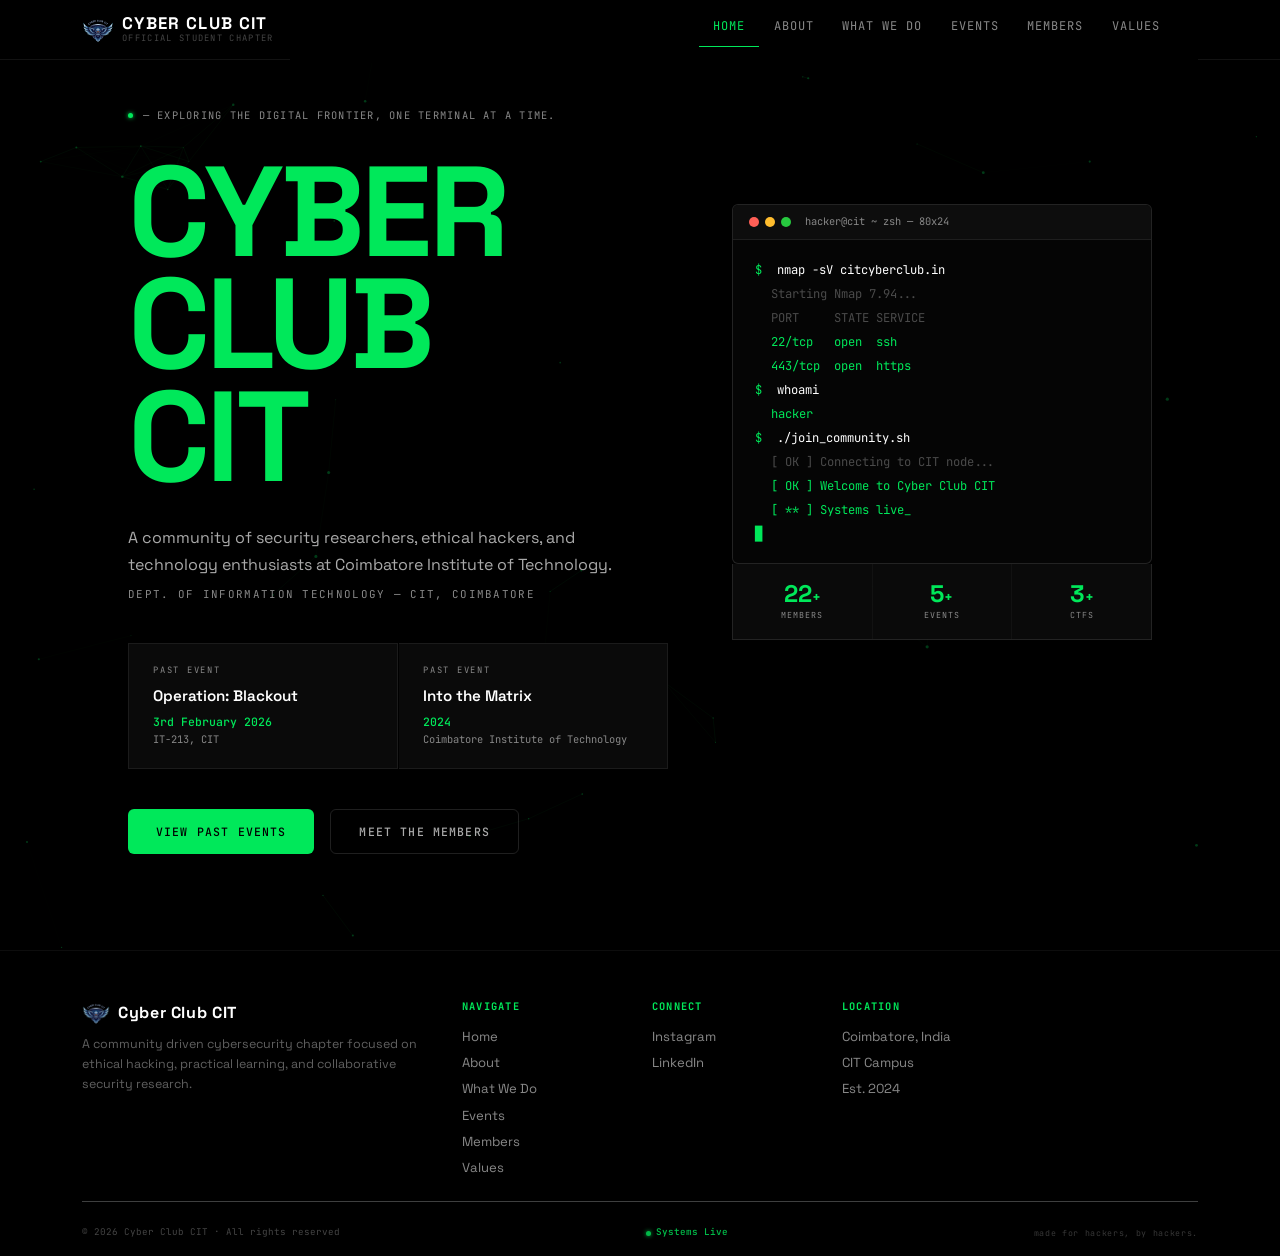
<file: index.html>
<!DOCTYPE html>
<html lang="en">
<head>
  <meta charset="UTF-8" />
  <meta name="viewport" content="width=device-width, initial-scale=1.0"/>
  <title>Cyber Club CIT — Coimbatore Institute of Technology</title>
  <meta name="description" content="Student-driven cybersecurity community at Coimbatore Institute of Technology.">
  <link rel="preconnect" href="https://fonts.googleapis.com">
  <link href="https://fonts.googleapis.com/css2?family=Space+Grotesk:wght@300;400;500;600;700&family=JetBrains+Mono:wght@300;400;500;700&display=swap" rel="stylesheet">
  <link href="https://cdn.jsdelivr.net/npm/bootstrap@5.3.3/dist/css/bootstrap.min.css" rel="stylesheet">
  <link rel="stylesheet" href="css/global.css">
</head>
<body data-page="index">

  <nav class="navbar navbar-expand-lg navbar-dark" id="navbar" aria-label="Main navigation">
    <div class="container">
      <a class="navbar-brand d-flex align-items-center gap-2" href="index.html">
        <img src="Cyber Club CIT Logo.jpeg" alt="Cyber Club CIT Logo" class="club-logo-icon" style="border-radius:4px;width:32px;height:32px;object-fit:cover;">
        <div>
          <div class="nav-title" style="font-family:var(--font-disp);font-weight:700;font-size:1.05rem;line-height:1.1;letter-spacing:0.08em;">CYBER CLUB CIT</div>
          <div class="nav-sub" style="font-family:var(--font-mono);font-size:0.55rem;opacity:0.5;letter-spacing:0.15em;text-transform:uppercase;">Official Student Chapter</div>
        </div>
      </a>
      <button class="navbar-toggler border-0" type="button" data-bs-toggle="collapse" data-bs-target="#navLinks" aria-controls="navLinks" aria-expanded="false" aria-label="Toggle navigation">
        <span class="navbar-toggler-icon"></span>
      </button>
      <div class="collapse navbar-collapse" id="navLinks">
        <ul class="navbar-nav ms-auto">
          <li class="nav-item"><a class="nav-link" href="index.html">Home</a></li>
          <li class="nav-item"><a class="nav-link" href="about.html">About</a></li>
          <li class="nav-item"><a class="nav-link" href="what-we-do.html">What We Do</a></li>
          <li class="nav-item"><a class="nav-link" href="events.html">Events</a></li>
          <li class="nav-item"><a class="nav-link" href="members.html">Members</a></li>
          <li class="nav-item"><a class="nav-link" href="values.html">Values</a></li>
        </ul>
      </div>
    </div>
  </nav>

  <!-- HERO -->
  <section id="hero" aria-label="Hero">
    <div class="hero-canvas-wrap">
      <canvas id="heroCanvas" aria-hidden="true"></canvas>
    </div>

    <div class="hero-eyebrow-bar">
      <div class="hero-eyebrow">
        <span class="status-dot" aria-hidden="true"></span>
        <span>— Exploring the digital frontier, one terminal at a time.</span>
      </div>
    </div>

    <div class="hero-body">
      <div class="hero-left">
        <h1 class="hero-title">CYBER<br>CLUB<br>CIT</h1>

        <p class="hero-desc">A community of security researchers, ethical hackers, and technology enthusiasts at Coimbatore Institute of Technology.</p>
        <p class="hero-sub-desc">Dept. of Information Technology — CIT, Coimbatore</p>

        <div class="event-cards-row">
          <div class="event-mini-card">
            <div class="emc-type">Past Event</div>
            <div class="emc-title">Operation: Blackout</div>
            <div class="emc-date">3rd February 2026</div>
            <div class="emc-venue">IT-213, CIT</div>
          </div>
          <div class="event-mini-card">
            <div class="emc-type">Past Event</div>
            <div class="emc-title">Into the Matrix</div>
            <div class="emc-date">2024</div>
            <div class="emc-venue">Coimbatore Institute of Technology</div>
          </div>
        </div>

        <div class="hero-cta">
          <a href="events.html" class="btn btn--primary">View Past Events</a>
          <a href="members.html" class="btn btn--ghost">Meet the Members</a>
        </div>
      </div>

      <div class="hero-right">
        <div class="terminal-window" role="complementary" aria-label="Terminal">
          <div class="terminal-bar" aria-hidden="true">
            <span class="tbar-dot tbar-dot--red"></span>
            <span class="tbar-dot tbar-dot--yellow"></span>
            <span class="tbar-dot tbar-dot--green"></span>
            <span class="tbar-title">hacker@cit ~ zsh — 80x24</span>
          </div>
          <div class="terminal-body" id="terminalBody" aria-live="polite">
            <div class="tl"><span class="p">$</span> <span class="c">nmap -sV citcyberclub.in</span></div>
            <div class="tl o">Starting Nmap 7.94...</div>
            <div class="tl o">PORT&nbsp;&nbsp;&nbsp;&nbsp; STATE SERVICE</div>
            <div class="tl o s">22/tcp&nbsp;&nbsp; open&nbsp; ssh</div>
            <div class="tl o s">443/tcp&nbsp; open&nbsp; https</div>
            <div class="tl"><span class="p">$</span> <span class="c">whoami</span></div>
            <div class="tl o s">hacker</div>
            <div class="tl"><span class="p">$</span> <span class="c">./join_community.sh</span></div>
            <div class="tl o">[ OK ] Connecting to CIT node...</div>
            <div class="tl o s">[ OK ] Welcome to Cyber Club CIT</div>
            <div class="tl o s">[ ** ] Systems live_</div>
            <div class="tl cursor-line"><span class="p blink">█</span></div>
          </div>
        </div>
        <div class="hero-stat-grid" aria-label="Club statistics">
          <div class="hstat">
            <span class="hstat-n" data-count="22">0</span>
            <span class="hstat-l">Members</span>
          </div>
          <div class="hstat">
            <span class="hstat-n" data-count="5">0</span>
            <span class="hstat-l">Events</span>
          </div>
          <div class="hstat">
            <span class="hstat-n" data-count="3">0</span>
            <span class="hstat-l">CTFs</span>
          </div>
        </div>
      </div>
    </div>
  </section>

  <!-- FOOTER -->
  <footer role="contentinfo" class="pt-5 pb-3">
    <div class="container">
      <div class="row g-4">
        <div class="col-lg-4 col-md-6">
          <div class="d-flex align-items-center gap-2 mb-2">
            <img src="Cyber Club CIT Logo.jpeg" alt="Cyber Club CIT Logo" class="club-logo-icon" style="border-radius:4px;width:28px;height:28px;object-fit:cover;">
            <span class="footer-brand-name-text">Cyber Club CIT</span>
          </div>
          <p class="footer-desc mb-0">A community driven cybersecurity chapter focused on ethical hacking, practical learning, and collaborative security research.</p>
        </div>
        <div class="col-lg-2 col-md-6 col-6">
          <div class="footer-col-title">Navigate</div>
          <div class="footer-col-links">
            <a href="index.html">Home</a>
            <a href="about.html">About</a>
            <a href="what-we-do.html">What We Do</a>
            <a href="events.html">Events</a>
            <a href="members.html">Members</a>
            <a href="values.html">Values</a>
          </div>
        </div>
        <div class="col-lg-2 col-md-6 col-6">
          <div class="footer-col-title">Connect</div>
          <div class="footer-col-links">
            <a href="https://www.instagram.com/cyberclub_cit/" target="_blank" rel="noopener noreferrer">Instagram</a>
            <a href="https://www.linkedin.com/company/cyber-club-cit" target="_blank" rel="noopener noreferrer">LinkedIn</a>
          </div>
        </div>
        <div class="col-lg-2 col-md-6 col-6">
          <div class="footer-col-title">Location</div>
          <div class="footer-col-links">
            <a href="#">Coimbatore, India</a>
            <a href="#">CIT Campus</a>
            <a href="#">Est. 2024</a>
          </div>
        </div>
      </div>
      <hr class="border-light opacity-10 my-4">
      <div class="d-flex flex-wrap justify-content-between align-items-center gap-2">
        <span class="footer-copy">© 2026 Cyber Club CIT · All rights reserved</span>
        <span class="footer-status">
          <span class="status-dot"></span>
          Systems Live
        </span>
        <span class="footer-made">made for hackers, by hackers.</span>
      </div>
    </div>
  </footer>

  <script src="https://cdn.jsdelivr.net/npm/bootstrap@5.3.3/dist/js/bootstrap.bundle.min.js"></script>
  <script src="js/global.js"></script>
</body>
</html>
</file>
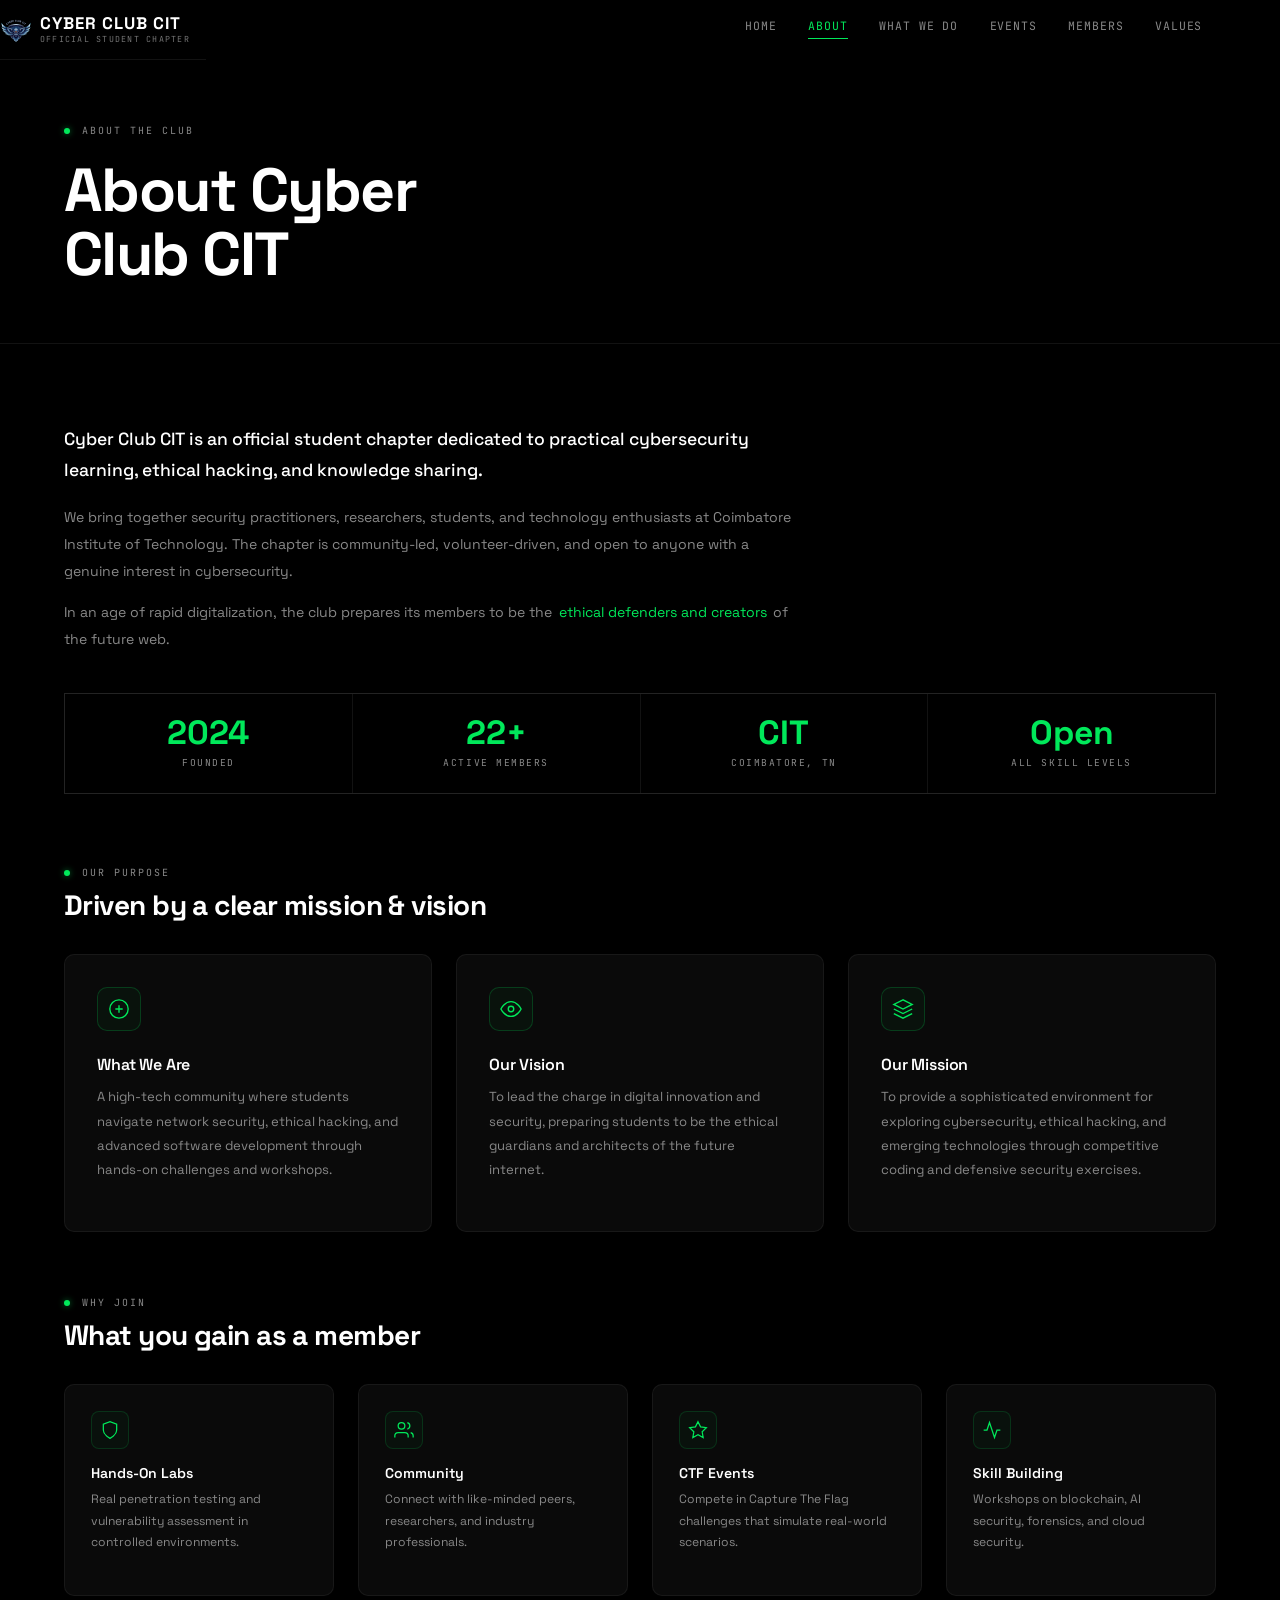
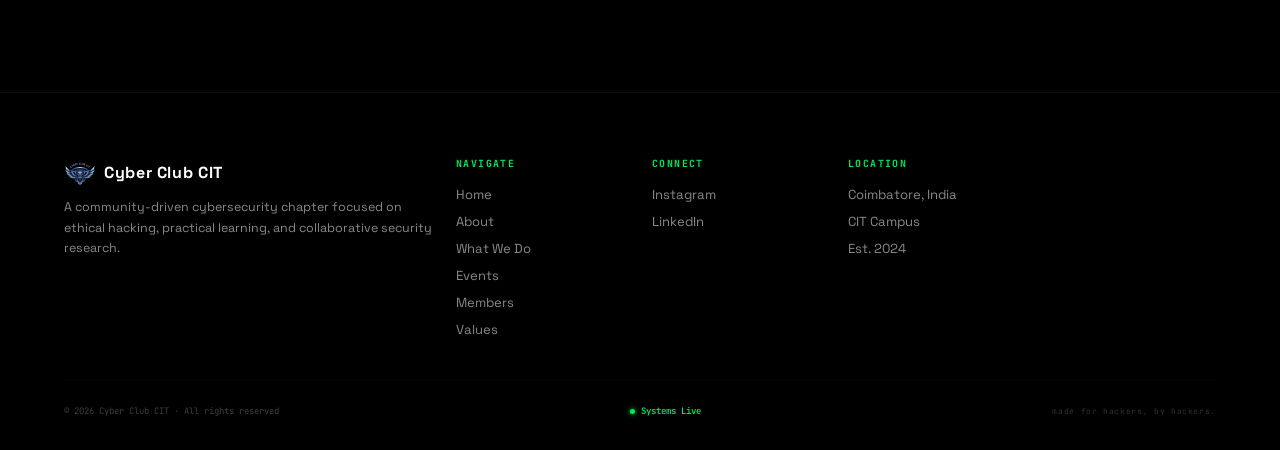
<file: about.html>
<!DOCTYPE html>
<html lang="en">
<head>
  <meta charset="UTF-8" />
  <meta name="viewport" content="width=device-width, initial-scale=1.0"/>
  <title>About — Cyber Club CIT</title>
  <meta name="description" content="Learn about Cyber Club CIT, the student-driven cybersecurity community at Coimbatore Institute of Technology.">
  <link rel="preconnect" href="https://fonts.googleapis.com">
  <link href="https://fonts.googleapis.com/css2?family=Space+Grotesk:wght@300;400;500;600;700&family=JetBrains+Mono:wght@300;400;500;700&display=swap" rel="stylesheet">
  <link href="https://cdn.jsdelivr.net/npm/bootstrap@5.3.3/dist/css/bootstrap.min.css" rel="stylesheet">

  <style>
    /* ── ROOT TOKENS ─────────────────────────────────────── */
    :root {
      --bg:          #000000;
      --bg2:         #0a0a0a;
      --bg3:         #111111;
      --accent:      #00e85a;
      --accent-dim:  rgba(0,232,90,0.13);
      --border:      rgba(255,255,255,0.07);
      --border-md:   rgba(255,255,255,0.12);
      --border-hi:   rgba(0,232,90,0.45);
      --text:        #888888;
      --text-bright: #ffffff;
      --text-mid:    #aaaaaa;
      --font-mono:   'JetBrains Mono', 'Fira Code', monospace;
      --font-disp:   'Space Grotesk', sans-serif;
      --nav-h:       60px;
      --pad-x:       clamp(1.5rem, 5vw, 5rem);
      --ease:        cubic-bezier(0.16,1,0.3,1);
    }

    /* ── RESET ───────────────────────────────────────────── */
    *, *::before, *::after { margin: 0; padding: 0; box-sizing: border-box; }
    html  { scroll-behavior: smooth; background: var(--bg); }
    body  {
      background: var(--bg);
      color: var(--text);
      font-family: var(--font-disp);
      min-height: 100vh;
      overflow-x: hidden;
      -webkit-font-smoothing: antialiased;
    }
    a   { text-decoration: none; color: inherit; }
    img, svg { display: block; }
    ul  { list-style: none; padding: 0; margin: 0; }
    mark { background: none; color: var(--accent); }

    /* ── SCROLLBAR ───────────────────────────────────────── */
    ::-webkit-scrollbar       { width: 8px; background: var(--bg); }
    ::-webkit-scrollbar-thumb { background: var(--accent); border-radius: 4px; }

    /* ── NAV ─────────────────────────────────────────────── */
  #navbar {
      position: fixed; top: 0; left: 0; right: 0;
      height: var(--nav-h);
      z-index: 1000;
      background: rgba(0,0,0,0.92);
      backdrop-filter: blur(14px);
      -webkit-backdrop-filter: blur(14px);
      border-bottom: 1px solid var(--border);
    }
    .navbar-collapse {
      background: rgba(0,0,0,0.97);
      backdrop-filter: blur(20px);
      -webkit-backdrop-filter: blur(20px);
      border-top: 1px solid var(--border);
      padding: 0.75rem var(--pad-x) 1.25rem;
    }
    @media (max-width: 991px) {
      .navbar-collapse.show,
      .navbar-collapse.collapsing {
        position: fixed;
        top: var(--nav-h);
        left: 0; right: 0;
        z-index: 999;
      }
    }
    .club-logo-icon { border-radius: 4px; width: 32px; height: 32px; object-fit: cover; }
    .nav-title {
      font-family: var(--font-disp);
      font-weight: 700;
      font-size: 1.05rem;
      line-height: 1.1;
      letter-spacing: 0.06em;
      color: var(--text-bright);
    }
    .nav-sub {
      font-family: var(--font-mono);
      font-size: 0.52rem;
      opacity: 0.45;
      letter-spacing: 0.15em;
      text-transform: uppercase;
    }
    /* Bootstrap nav-link overrides */
    .navbar-dark .navbar-nav .nav-link {
      font-family: var(--font-mono);
      font-size: 0.72rem;
      color: var(--text);
      letter-spacing: 0.08em;
      text-transform: uppercase;
      padding: 0.5rem 0.85rem;
      transition: color 0.2s;
      position: relative;
    }
    .navbar-dark .navbar-nav .nav-link::after {
      content: '';
      position: absolute;
      left: 0.85rem; bottom: 4px;
      width: 0; height: 1px;
      background: var(--accent);
      transition: width 0.25s var(--ease);
    }
    .navbar-dark .navbar-nav .nav-link:hover,
    .navbar-dark .navbar-nav .nav-link.active { color: var(--accent); }
    .navbar-dark .navbar-nav .nav-link:hover::after,
    .navbar-dark .navbar-nav .nav-link.active::after { width: calc(100% - 1.7rem); }
    .navbar-toggler-icon {
      background-image: url("data:image/svg+xml,%3csvg xmlns='http://www.w3.org/2000/svg' viewBox='0 0 30 30'%3e%3cpath stroke='rgba(136,136,136,0.8)' stroke-linecap='round' stroke-miterlimit='10' stroke-width='2' d='M4 7h22M4 15h22M4 23h22'/%3e%3c/svg%3e");
    }

    /* ── PAGE HEADER ─────────────────────────────────────── */
    .page-header {
      padding-top: calc(var(--nav-h) + 4rem);
      padding-bottom: 3.5rem;
      padding-left: var(--pad-x);
      padding-right: var(--pad-x);
      background: var(--bg);
      border-bottom: 1px solid var(--border);
    }
    .section-eyebrow {
      display: flex;
      align-items: center;
      gap: 0.75rem;
      margin-bottom: 1.25rem;
    }
    .eyebrow-dot {
      width: 6px; height: 6px;
      border-radius: 50%;
      background: var(--accent);
      box-shadow: 0 0 6px rgba(0,232,90,0.5);
    }
    .eyebrow-text {
      font-family: var(--font-mono);
      font-size: 0.62rem;
      color: var(--text);
      letter-spacing: 0.2em;
      text-transform: uppercase;
    }
    .section-title {
      font-family: var(--font-disp);
      font-size: clamp(2.2rem, 5vw, 3.8rem);
      font-weight: 700;
      color: var(--text-bright);
      letter-spacing: -0.025em;
      line-height: 1.05;
      margin-bottom: 0;
    }

    /* ── ABOUT SECTION ───────────────────────────────────── */
    #about {
      padding: 5rem var(--pad-x) 6rem;
      background: var(--bg);
    }

    /* Intro */
    .about-intro { max-width: 740px; margin-bottom: 2.5rem; }
    .about-main-text {
      font-size: 1.1rem;
      font-weight: 500;
      color: var(--text-bright);
      line-height: 1.8;
      margin-bottom: 1.1rem;
    }
    .about-body {
      font-size: 0.88rem;
      line-height: 1.9;
      color: var(--text);
      margin-bottom: 0.9rem;
    }

    /* Stats bar */
    .about-stats {
      display: grid;
      grid-template-columns: repeat(4, 1fr);
      gap: 1px;
      background: var(--border);
      border: 1px solid var(--border);
      margin-bottom: 4.5rem;
    }
    .astat { background: var(--bg); padding: 1.4rem 1rem; text-align: center; transition: background 0.2s; }
    .astat:hover { background: var(--bg2); }
    .astat-n {
      font-family: var(--font-disp);
      font-size: 2.1rem;
      font-weight: 700;
      color: var(--accent);
      line-height: 1;
      margin-bottom: 0.4rem;
    }
    .astat-l {
      font-family: var(--font-mono);
      font-size: 0.6rem;
      color: var(--text);
      letter-spacing: 0.16em;
      text-transform: uppercase;
    }

    /* Section sub-header */
    .about-section-head {
      margin: 0 0 2rem;
    }
    .about-section-head h2 {
      font-family: var(--font-disp);
      font-size: clamp(1.35rem, 2.5vw, 1.75rem);
      font-weight: 700;
      color: var(--text-bright);
      margin-top: 0.5rem;
      letter-spacing: -0.02em;
    }
    .about-section-head .section-eyebrow { margin-bottom: 0.25rem; }

    /* VM Cards */
    .vm-card {
      background: var(--bg2);
      padding: 2rem;
      border: 1px solid rgba(255,255,255,0.06);
      border-radius: 10px;
      height: 100%;
      transition: transform 0.3s var(--ease), box-shadow 0.3s, border-color 0.3s;
      will-change: transform;
    }
    .vm-card:hover {
      border-color: var(--border-hi);
      transform: translateY(-5px);
      box-shadow: 0 10px 30px rgba(0,232,90,0.08);
    }
    .vm-card-icon {
      width: 44px; height: 44px;
      display: flex; align-items: center; justify-content: center;
      border: 1px solid rgba(0,232,90,0.2);
      border-radius: 10px;
      color: var(--accent);
      margin-bottom: 1.5rem;
      background: rgba(0,232,90,0.04);
    }
    .vm-card h3 {
      font-size: 1rem;
      font-weight: 600;
      color: var(--text-bright);
      margin-bottom: 0.7rem;
      letter-spacing: -0.01em;
    }
    .vm-card p {
      font-size: 0.82rem;
      line-height: 1.85;
      color: var(--text);
    }

    /* Benefit Cards */
    .benefit-card {
      background: var(--bg2);
      padding: 1.6rem;
      border: 1px solid rgba(255,255,255,0.06);
      border-radius: 10px;
      height: 100%;
      transition: transform 0.3s var(--ease), border-color 0.3s;
      will-change: transform;
    }
    .benefit-card:hover {
      border-color: var(--border-hi);
      transform: translateY(-4px);
    }
    .benefit-icon {
      width: 38px; height: 38px;
      display: flex; align-items: center; justify-content: center;
      border: 1px solid rgba(0,232,90,0.15);
      border-radius: 8px;
      color: var(--accent);
      margin-bottom: 1rem;
      background: rgba(0,232,90,0.03);
    }
    .benefit-card h4 {
      font-size: 0.88rem;
      font-weight: 600;
      color: var(--text-bright);
      margin-bottom: 0.5rem;
    }
    .benefit-card p {
      font-size: 0.76rem;
      line-height: 1.75;
      color: var(--text);
    }

    /* Spacing helpers */
    .gap-section { margin-top: 4rem; }

    /* ── SCROLL REVEAL ───────────────────────────────────── */
    .reveal {
      opacity: 0;
      transform: translateY(22px);
      transition: opacity 0.55s var(--ease), transform 0.55s var(--ease);
      transition-delay: var(--delay, 0s);
    }
    .reveal.visible { opacity: 1; transform: none; }

    /* ── FOOTER ──────────────────────────────────────────── */
    footer {
      background: var(--bg);
      border-top: 1px solid var(--border);
      padding-top: 4rem;
      padding-bottom: 2rem;
    }
    .footer-brand-name-text {
      font-family: var(--font-disp);
      font-weight: 700;
      font-size: 1rem;
      color: var(--text-bright);
      letter-spacing: 0.04em;
    }
    .footer-desc {
      font-size: 0.78rem;
      color: var(--text);
      line-height: 1.65;
      margin-top: 0.5rem;
    }
    .footer-col-title {
      font-family: var(--font-mono);
      font-size: 0.62rem;
      letter-spacing: 0.14em;
      text-transform: uppercase;
      color: var(--accent);
      margin-bottom: 0.85rem;
      font-weight: 700;
    }
    .footer-col-links { display: flex; flex-direction: column; gap: 0.45rem; }
    .footer-col-links a {
      font-size: 0.82rem;
      color: var(--text);
      transition: color 0.2s;
    }
    .footer-col-links a:hover { color: var(--accent); }
    .footer-copy {
      font-family: var(--font-mono);
      font-size: 0.56rem;
      color: var(--text);
      opacity: 0.45;
    }
    .footer-status {
      font-family: var(--font-mono);
      font-size: 0.56rem;
      color: var(--accent);
      display: flex;
      align-items: center;
      gap: 0.35rem;
      font-weight: 600;
    }
    .footer-made {
      font-family: var(--font-mono);
      font-size: 0.5rem;
      color: var(--text);
      opacity: 0.35;
      letter-spacing: 0.08em;
    }
    .status-dot {
      width: 5px; height: 5px;
      border-radius: 50%;
      background: var(--accent);
      box-shadow: 0 0 5px var(--accent);
      animation: pulseDot 2.5s ease-in-out infinite;
    }

    /* ── KEYFRAMES ───────────────────────────────────────── */
    @keyframes pulseDot {
      0%, 100% { box-shadow: 0 0 3px var(--accent); }
      50%       { box-shadow: 0 0 8px var(--accent), 0 0 14px rgba(0,232,90,0.15); }
    }

    /* ── RESPONSIVE ──────────────────────────────────────── */
    @media (max-width: 768px) {
      :root { --pad-x: 1.5rem; }
      #about { padding: 3.5rem var(--pad-x) 4rem; }
      .about-stats { grid-template-columns: repeat(2, 1fr); }
    }
    @media (max-width: 480px) {
      .about-stats { grid-template-columns: 1fr 1fr; }
    }
    @media (prefers-reduced-motion: reduce) {
      *, *::before, *::after { animation-duration: 0.01ms !important; transition-duration: 0.01ms !important; }
      .reveal { opacity: 1; transform: none; }
    }
  </style>
</head>
<body data-page="about">

  <!-- NAV -->
  <nav class="navbar navbar-expand-lg navbar-dark" id="navbar" aria-label="Main navigation">
    <div class="container-fluid px-0" style="padding: 0 var(--pad-x);">
      <a class="navbar-brand d-flex align-items-center gap-2" href="index.html">
        <img src="Cyber Club CIT Logo.jpeg" alt="Cyber Club CIT Logo" class="club-logo-icon">
        <div>
          <div class="nav-title">CYBER CLUB CIT</div>
          <div class="nav-sub">Official Student Chapter</div>
        </div>
      </a>
      <button class="navbar-toggler border-0" type="button"
        data-bs-toggle="collapse" data-bs-target="#navLinks"
        aria-controls="navLinks" aria-expanded="false" aria-label="Toggle navigation">
        <span class="navbar-toggler-icon"></span>
      </button>
      <div class="collapse navbar-collapse justify-content-end" id="navLinks">
        <ul class="navbar-nav gap-1">
          <li class="nav-item"><a class="nav-link" href="index.html">Home</a></li>
          <li class="nav-item"><a class="nav-link" href="about.html">About</a></li>
          <li class="nav-item"><a class="nav-link" href="what-we-do.html">What We Do</a></li>
          <li class="nav-item"><a class="nav-link" href="events.html">Events</a></li>
          <li class="nav-item"><a class="nav-link" href="members.html">Members</a></li>
          <li class="nav-item"><a class="nav-link" href="values.html">Values</a></li>
        </ul>
      </div>
    </div>
  </nav>

  <!-- PAGE HEADER -->
  <header class="page-header">
    <div class="section-eyebrow reveal">
      <span class="eyebrow-dot"></span>
      <span class="eyebrow-text">About the Club</span>
    </div>
    <h1 class="section-title reveal" style="--delay:0.08s">About Cyber<br>Club CIT</h1>
  </header>

  <!-- ABOUT CONTENT -->
  <section id="about" aria-labelledby="about-heading">

    <!-- Intro -->
    <div class="about-intro reveal">
      <p class="about-main-text">
        Cyber Club CIT is an official student chapter dedicated to practical cybersecurity
        learning, ethical hacking, and knowledge sharing.
      </p>
      <p class="about-body">
        We bring together security practitioners, researchers, students, and technology
        enthusiasts at Coimbatore Institute of Technology. The chapter is community-led,
        volunteer-driven, and open to anyone with a genuine interest in cybersecurity.
      </p>
      <p class="about-body">
        In an age of rapid digitalization, the club prepares its members to be the
        <mark>ethical defenders and creators</mark> of the future web.
      </p>
    </div>

    <!-- Stats -->
    <div class="about-stats reveal" style="--delay:0.1s">
      <div class="astat"><div class="astat-n">2024</div><div class="astat-l">Founded</div></div>
      <div class="astat"><div class="astat-n">22+</div><div class="astat-l">Active Members</div></div>
      <div class="astat"><div class="astat-n">CIT</div><div class="astat-l">Coimbatore, TN</div></div>
      <div class="astat"><div class="astat-n">Open</div><div class="astat-l">All Skill Levels</div></div>
    </div>

    <!-- Mission / Vision / What -->
    <div class="gap-section">
      <div class="about-section-head reveal" style="--delay:0.12s">
        <div class="section-eyebrow">
          <span class="eyebrow-dot"></span>
          <span class="eyebrow-text">Our Purpose</span>
        </div>
        <h2>Driven by a clear mission &amp; vision</h2>
      </div>
      <div class="row g-4">
        <div class="col-lg-4 reveal" style="--delay:0.18s">
          <div class="vm-card">
            <div class="vm-card-icon">
              <svg width="22" height="22" viewBox="0 0 24 24" fill="none" stroke="currentColor" stroke-width="1.5">
                <circle cx="12" cy="12" r="10"/><path d="M12 8v8M8 12h8"/>
              </svg>
            </div>
            <h3>What We Are</h3>
            <p>A high-tech community where students navigate network security, ethical hacking,
            and advanced software development through hands-on challenges and workshops.</p>
          </div>
        </div>
        <div class="col-lg-4 reveal" style="--delay:0.26s">
          <div class="vm-card">
            <div class="vm-card-icon">
              <svg width="22" height="22" viewBox="0 0 24 24" fill="none" stroke="currentColor" stroke-width="1.5">
                <path d="M1 12s4-8 11-8 11 8 11 8-4 8-11 8-11-8-11-8z"/>
                <circle cx="12" cy="12" r="3"/>
              </svg>
            </div>
            <h3>Our Vision</h3>
            <p>To lead the charge in digital innovation and security, preparing students to be
            the ethical guardians and architects of the future internet.</p>
          </div>
        </div>
        <div class="col-lg-4 reveal" style="--delay:0.34s">
          <div class="vm-card">
            <div class="vm-card-icon">
              <svg width="22" height="22" viewBox="0 0 24 24" fill="none" stroke="currentColor" stroke-width="1.5">
                <path d="M12 2L2 7l10 5 10-5-10-5z"/>
                <path d="M2 17l10 5 10-5"/><path d="M2 12l10 5 10-5"/>
              </svg>
            </div>
            <h3>Our Mission</h3>
            <p>To provide a sophisticated environment for exploring cybersecurity, ethical hacking,
            and emerging technologies through competitive coding and defensive security exercises.</p>
          </div>
        </div>
      </div>
    </div>

    <!-- Why Join -->
    <div class="gap-section">
      <div class="about-section-head reveal" style="--delay:0.1s">
        <div class="section-eyebrow">
          <span class="eyebrow-dot"></span>
          <span class="eyebrow-text">Why Join</span>
        </div>
        <h2>What you gain as a member</h2>
      </div>
      <div class="row g-4">
        <div class="col-md-3 col-6 reveal" style="--delay:0.15s">
          <div class="benefit-card">
            <div class="benefit-icon">
              <svg width="20" height="20" viewBox="0 0 24 24" fill="none" stroke="currentColor" stroke-width="1.5">
                <path d="M12 22s8-4 8-10V5l-8-3-8 3v7c0 6 8 10 8 10z"/>
              </svg>
            </div>
            <h4>Hands-On Labs</h4>
            <p>Real penetration testing and vulnerability assessment in controlled environments.</p>
          </div>
        </div>
        <div class="col-md-3 col-6 reveal" style="--delay:0.22s">
          <div class="benefit-card">
            <div class="benefit-icon">
              <svg width="20" height="20" viewBox="0 0 24 24" fill="none" stroke="currentColor" stroke-width="1.5">
                <path d="M17 21v-2a4 4 0 0 0-4-4H5a4 4 0 0 0-4 4v2"/>
                <circle cx="9" cy="7" r="4"/>
                <path d="M23 21v-2a4 4 0 0 0-3-3.87"/>
                <path d="M16 3.13a4 4 0 0 1 0 7.75"/>
              </svg>
            </div>
            <h4>Community</h4>
            <p>Connect with like-minded peers, researchers, and industry professionals.</p>
          </div>
        </div>
        <div class="col-md-3 col-6 reveal" style="--delay:0.29s">
          <div class="benefit-card">
            <div class="benefit-icon">
              <svg width="20" height="20" viewBox="0 0 24 24" fill="none" stroke="currentColor" stroke-width="1.5">
                <polygon points="12 2 15.09 8.26 22 9.27 17 14.14 18.18 21.02 12 17.77 5.82 21.02 7 14.14 2 9.27 8.91 8.26 12 2"/>
              </svg>
            </div>
            <h4>CTF Events</h4>
            <p>Compete in Capture The Flag challenges that simulate real-world scenarios.</p>
          </div>
        </div>
        <div class="col-md-3 col-6 reveal" style="--delay:0.36s">
          <div class="benefit-card">
            <div class="benefit-icon">
              <svg width="20" height="20" viewBox="0 0 24 24" fill="none" stroke="currentColor" stroke-width="1.5">
                <path d="M22 12h-4l-3 9L9 3l-3 9H2"/>
              </svg>
            </div>
            <h4>Skill Building</h4>
            <p>Workshops on blockchain, AI security, forensics, and cloud security.</p>
          </div>
        </div>
      </div>
    </div>

  </section>

  <!-- FOOTER -->
  <footer role="contentinfo">
    <div class="container-fluid" style="padding: 0 var(--pad-x);">
      <div class="row g-4">
        <div class="col-lg-4 col-md-6">
          <div class="d-flex align-items-center gap-2 mb-2">
            <img src="Cyber Club CIT Logo.jpeg" alt="Cyber Club CIT Logo" class="club-logo-icon">
            <span class="footer-brand-name-text">Cyber Club CIT</span>
          </div>
          <p class="footer-desc">A community-driven cybersecurity chapter focused on ethical hacking,
          practical learning, and collaborative security research.</p>
        </div>
        <div class="col-lg-2 col-md-3 col-6">
          <div class="footer-col-title">Navigate</div>
          <div class="footer-col-links">
            <a href="index.html">Home</a>
            <a href="about.html">About</a>
            <a href="what-we-do.html">What We Do</a>
            <a href="events.html">Events</a>
            <a href="members.html">Members</a>
            <a href="values.html">Values</a>
          </div>
        </div>
        <div class="col-lg-2 col-md-3 col-6">
          <div class="footer-col-title">Connect</div>
          <div class="footer-col-links">
            <a href="https://www.instagram.com/cyberclub_cit/" target="_blank" rel="noopener noreferrer">Instagram</a>
            <a href="https://www.linkedin.com/company/cyber-club-cit" target="_blank" rel="noopener noreferrer">LinkedIn</a>
          </div>
        </div>
        <div class="col-lg-2 col-md-3 col-6">
          <div class="footer-col-title">Location</div>
          <div class="footer-col-links">
            <a href="#">Coimbatore, India</a>
            <a href="#">CIT Campus</a>
            <a href="#">Est. 2024</a>
          </div>
        </div>
      </div>
      <hr style="border-color: rgba(255,255,255,0.06); margin: 2.5rem 0 1.5rem;">
      <div class="d-flex flex-wrap justify-content-between align-items-center gap-2">
        <span class="footer-copy">© 2026 Cyber Club CIT · All rights reserved</span>
        <span class="footer-status"><span class="status-dot"></span> Systems Live</span>
        <span class="footer-made">made for hackers, by hackers.</span>
      </div>
    </div>
  </footer>

  <script src="https://cdn.jsdelivr.net/npm/bootstrap@5.3.3/dist/js/bootstrap.bundle.min.js"></script>
  <script>
    (function () {
      'use strict';

      // ── Active nav link ──
      const page = document.body.dataset.page || '';
      document.querySelectorAll('.nav-link').forEach(link => {
        const href = (link.getAttribute('href') || '').replace('.html', '');
        if (href === page || (page === 'index' && href === 'index')) {
          link.classList.add('active');
        }
      });

      // ── Scroll reveal ──
      const revealEls = document.querySelectorAll('.reveal');
      const observer = new IntersectionObserver(entries => {
        entries.forEach(e => {
          if (e.isIntersecting) {
            e.target.classList.add('visible');
            observer.unobserve(e.target);
          }
        });
      }, { threshold: 0.1, rootMargin: '0px 0px -40px 0px' });
      revealEls.forEach(el => observer.observe(el));
    })();
  </script>
</body>
</html>
</file>
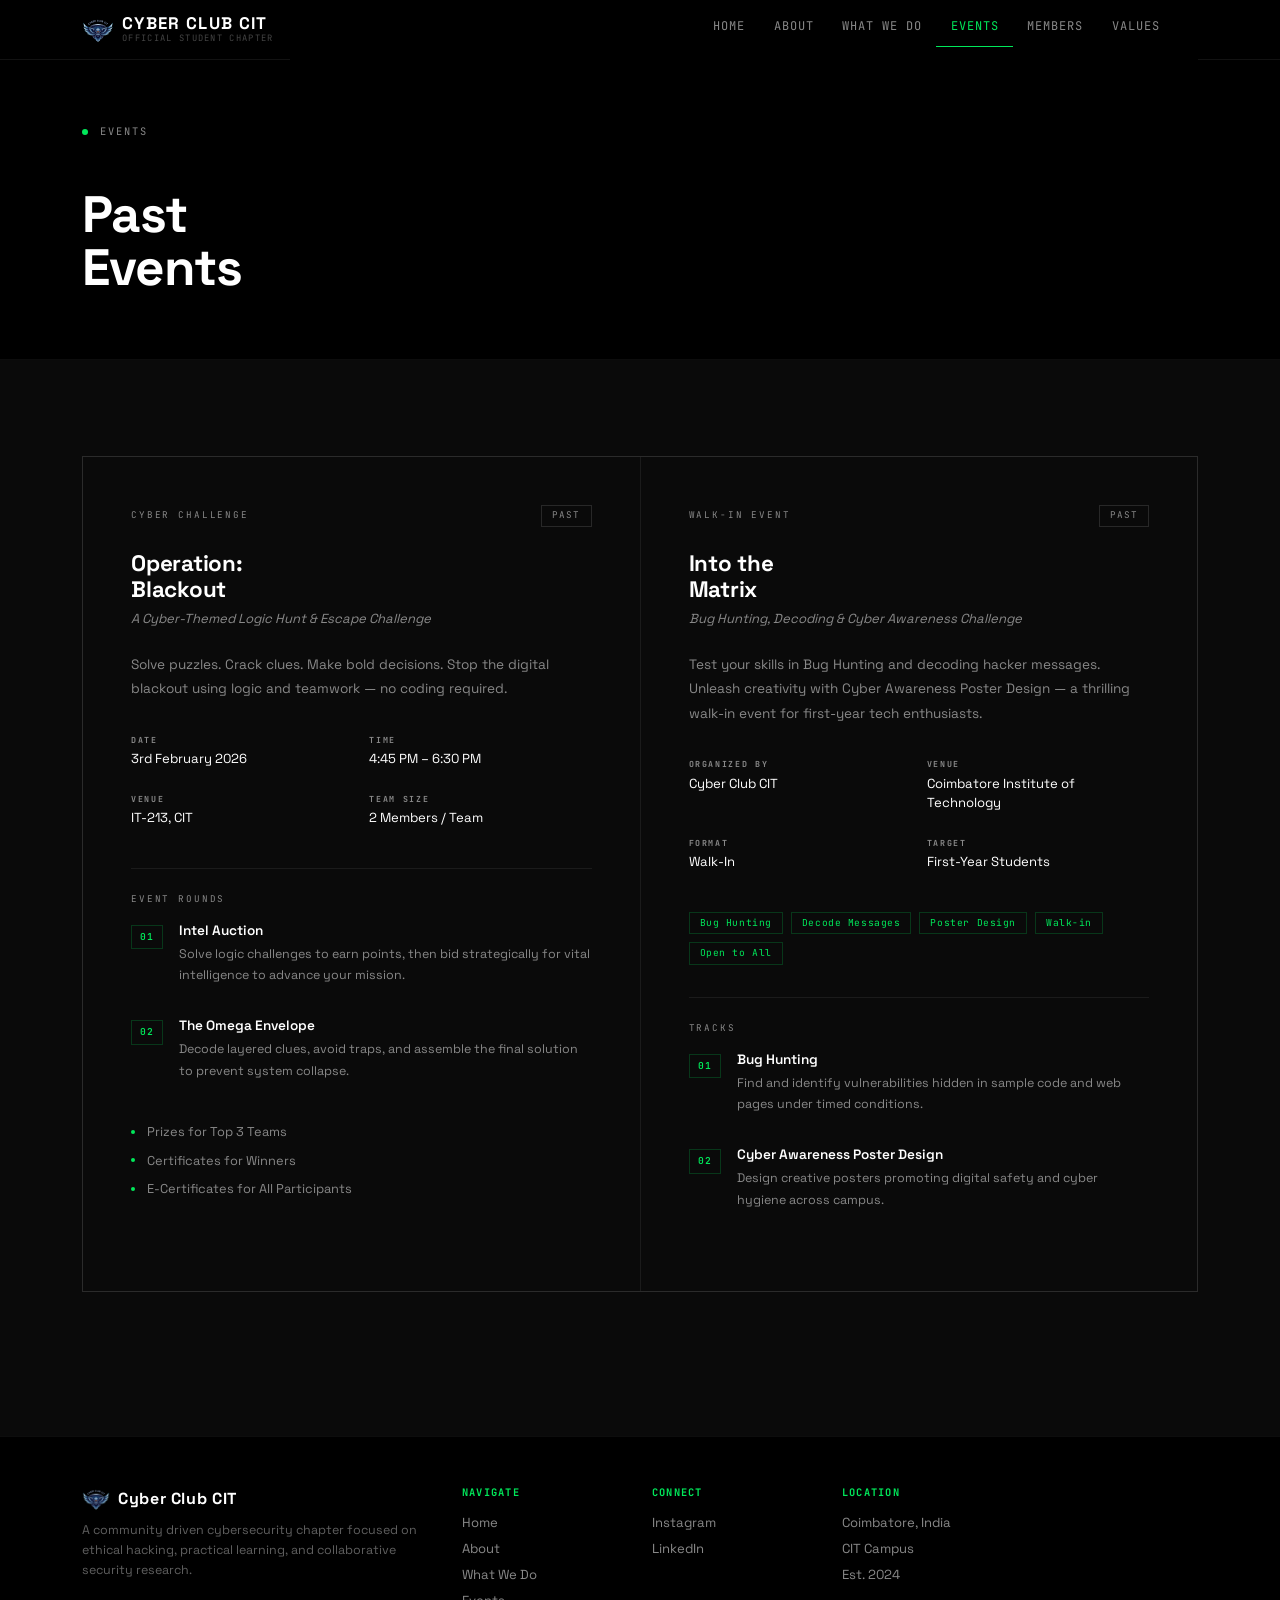
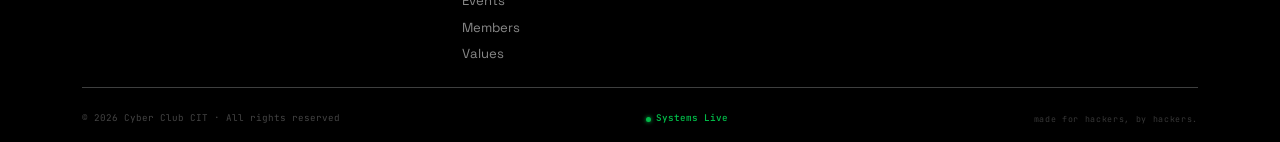
<file: events.html>
<!DOCTYPE html>
<html lang="en">
<head>
  <meta charset="UTF-8" />
  <meta name="viewport" content="width=device-width, initial-scale=1.0"/>
  <title>Events — Cyber Club CIT</title>
  <meta name="description" content="Past and upcoming events from Cyber Club CIT at Coimbatore Institute of Technology.">
  <link rel="preconnect" href="https://fonts.googleapis.com">
  <link href="https://fonts.googleapis.com/css2?family=Space+Grotesk:wght@300;400;500;600;700&family=JetBrains+Mono:wght@300;400;500;700&display=swap" rel="stylesheet">
  <link href="https://cdn.jsdelivr.net/npm/bootstrap@5.3.3/dist/css/bootstrap.min.css" rel="stylesheet">
  <link rel="stylesheet" href="css/global.css">
</head>
<body data-page="events">

  <nav class="navbar navbar-expand-lg navbar-dark" id="navbar" aria-label="Main navigation">
    <div class="container">
      <a class="navbar-brand d-flex align-items-center gap-2" href="index.html">
        <img src="Cyber Club CIT Logo.jpeg" alt="Cyber Club CIT Logo" class="club-logo-icon" style="border-radius:4px;width:32px;height:32px;object-fit:cover;">
        <div>
          <div class="nav-title" style="font-family:var(--font-disp);font-weight:700;font-size:1.05rem;line-height:1.1;letter-spacing:0.08em;">CYBER CLUB CIT</div>
          <div class="nav-sub" style="font-family:var(--font-mono);font-size:0.55rem;opacity:0.5;letter-spacing:0.15em;text-transform:uppercase;">Official Student Chapter</div>
        </div>
      </a>
      <button class="navbar-toggler border-0" type="button" data-bs-toggle="collapse" data-bs-target="#navLinks" aria-controls="navLinks" aria-expanded="false" aria-label="Toggle navigation">
        <span class="navbar-toggler-icon"></span>
      </button>
      <div class="collapse navbar-collapse" id="navLinks">
        <ul class="navbar-nav ms-auto">
          <li class="nav-item"><a class="nav-link" href="index.html">Home</a></li>
          <li class="nav-item"><a class="nav-link" href="about.html">About</a></li>
          <li class="nav-item"><a class="nav-link" href="what-we-do.html">What We Do</a></li>
          <li class="nav-item"><a class="nav-link" href="events.html">Events</a></li>
          <li class="nav-item"><a class="nav-link" href="members.html">Members</a></li>
          <li class="nav-item"><a class="nav-link" href="values.html">Values</a></li>
        </ul>
      </div>
    </div>
  </nav>

  <div class="page-header">
    <div class="container">
      <div class="section-eyebrow reveal">
        <span class="eyebrow-dot"></span>
        <span class="eyebrow-text">Events</span>
      </div>
      <h1 class="section-title reveal">Past<br>Events</h1>
    </div>
  </div>

  <section id="events" class="section--alt" aria-labelledby="events-heading">
    <div class="container">
      <div class="events-grid">
        <article class="event-card reveal" aria-label="Past event: Operation Blackout">
          <div class="event-card-type">
            <span>Cyber Challenge</span>
            <span class="event-status-past">Past</span>
          </div>
          <h3>Operation:<br>Blackout</h3>
          <p class="event-card-sub">A Cyber-Themed Logic Hunt &amp; Escape Challenge</p>
          <p class="event-card-desc">
            Solve puzzles. Crack clues. Make bold decisions. Stop the digital blackout using logic and teamwork — no coding required.
          </p>
          <div class="event-meta-grid">
            <div class="meta-item"><dt>Date</dt><dd>3rd February 2026</dd></div>
            <div class="meta-item"><dt>Time</dt><dd>4:45 PM – 6:30 PM</dd></div>
            <div class="meta-item"><dt>Venue</dt><dd>IT-213, CIT</dd></div>
            <div class="meta-item"><dt>Team Size</dt><dd>2 Members / Team</dd></div>
          </div>
          <div class="event-rounds">
            <div class="event-rounds-title">Event Rounds</div>
            <div class="round-item">
              <div class="round-num">01</div>
              <div class="round-content">
                <h5>Intel Auction</h5>
                <p>Solve logic challenges to earn points, then bid strategically for vital intelligence to advance your mission.</p>
              </div>
            </div>
            <div class="round-item">
              <div class="round-num">02</div>
              <div class="round-content">
                <h5>The Omega Envelope</h5>
                <p>Decode layered clues, avoid traps, and assemble the final solution to prevent system collapse.</p>
              </div>
            </div>
            <div class="prize-list">
              <div class="prize-item"><span class="prize-dot"></span>Prizes for Top 3 Teams</div>
              <div class="prize-item"><span class="prize-dot"></span>Certificates for Winners</div>
              <div class="prize-item"><span class="prize-dot"></span>E-Certificates for All Participants</div>
            </div>
          </div>
        </article>

        <article class="event-card reveal" style="--delay:0.1s" aria-label="Past event: Into the Matrix">
          <div class="event-card-type">
            <span>Walk-In Event</span>
            <span class="event-status-past">Past</span>
          </div>
          <h3>Into the<br>Matrix</h3>
          <p class="event-card-sub">Bug Hunting, Decoding &amp; Cyber Awareness Challenge</p>
          <p class="event-card-desc">
            Test your skills in Bug Hunting and decoding hacker messages. Unleash creativity with Cyber Awareness Poster Design — a thrilling walk-in event for first-year tech enthusiasts.
          </p>
          <div class="event-meta-grid">
            <div class="meta-item"><dt>Organized By</dt><dd>Cyber Club CIT</dd></div>
            <div class="meta-item"><dt>Venue</dt><dd>Coimbatore Institute of Technology</dd></div>
            <div class="meta-item"><dt>Format</dt><dd>Walk-In</dd></div>
            <div class="meta-item"><dt>Target</dt><dd>First-Year Students</dd></div>
          </div>
          <div class="event-tags">
            <span class="tag">Bug Hunting</span>
            <span class="tag">Decode Messages</span>
            <span class="tag">Poster Design</span>
            <span class="tag">Walk-in</span>
            <span class="tag">Open to All</span>
          </div>
          <div class="event-rounds">
            <div class="event-rounds-title">Tracks</div>
            <div class="round-item">
              <div class="round-num">01</div>
              <div class="round-content">
                <h5>Bug Hunting</h5>
                <p>Find and identify vulnerabilities hidden in sample code and web pages under timed conditions.</p>
              </div>
            </div>
            <div class="round-item">
              <div class="round-num">02</div>
              <div class="round-content">
                <h5>Cyber Awareness Poster Design</h5>
                <p>Design creative posters promoting digital safety and cyber hygiene across campus.</p>
              </div>
            </div>
          </div>
        </article>
      </div>
    </div>
  </section>

  <footer role="contentinfo" class="pt-5 pb-3">
    <div class="container">
      <div class="row g-4">
        <div class="col-lg-4 col-md-6">
          <div class="d-flex align-items-center gap-2 mb-2">
            <img src="Cyber Club CIT Logo.jpeg" alt="Cyber Club CIT Logo" class="club-logo-icon" style="border-radius:4px;width:28px;height:28px;object-fit:cover;">
            <span class="footer-brand-name-text">Cyber Club CIT</span>
          </div>
          <p class="footer-desc mb-0">A community driven cybersecurity chapter focused on ethical hacking, practical learning, and collaborative security research.</p>
        </div>
        <div class="col-lg-2 col-md-6 col-6">
          <div class="footer-col-title">Navigate</div>
          <div class="footer-col-links">
            <a href="index.html">Home</a>
            <a href="about.html">About</a>
            <a href="what-we-do.html">What We Do</a>
            <a href="events.html">Events</a>
            <a href="members.html">Members</a>
            <a href="values.html">Values</a>
          </div>
        </div>
        <div class="col-lg-2 col-md-6 col-6">
          <div class="footer-col-title">Connect</div>
          <div class="footer-col-links">
            <a href="https://www.instagram.com/cyberclub_cit/" target="_blank" rel="noopener noreferrer">Instagram</a>
            <a href="https://www.linkedin.com/company/cyber-club-cit" target="_blank" rel="noopener noreferrer">LinkedIn</a>
          </div>
        </div>
        <div class="col-lg-2 col-md-6 col-6">
          <div class="footer-col-title">Location</div>
          <div class="footer-col-links">
            <a href="#">Coimbatore, India</a>
            <a href="#">CIT Campus</a>
            <a href="#">Est. 2024</a>
          </div>
        </div>
      </div>
      <hr class="border-light opacity-10 my-4">
      <div class="d-flex flex-wrap justify-content-between align-items-center gap-2">
        <span class="footer-copy">© 2026 Cyber Club CIT · All rights reserved</span>
        <span class="footer-status"><span class="status-dot"></span> Systems Live</span>
        <span class="footer-made">made for hackers, by hackers.</span>
      </div>
    </div>
  </footer>

  <script src="https://cdn.jsdelivr.net/npm/bootstrap@5.3.3/dist/js/bootstrap.bundle.min.js"></script>
  <script src="js/global.js"></script>
</body>
</html>
</file>
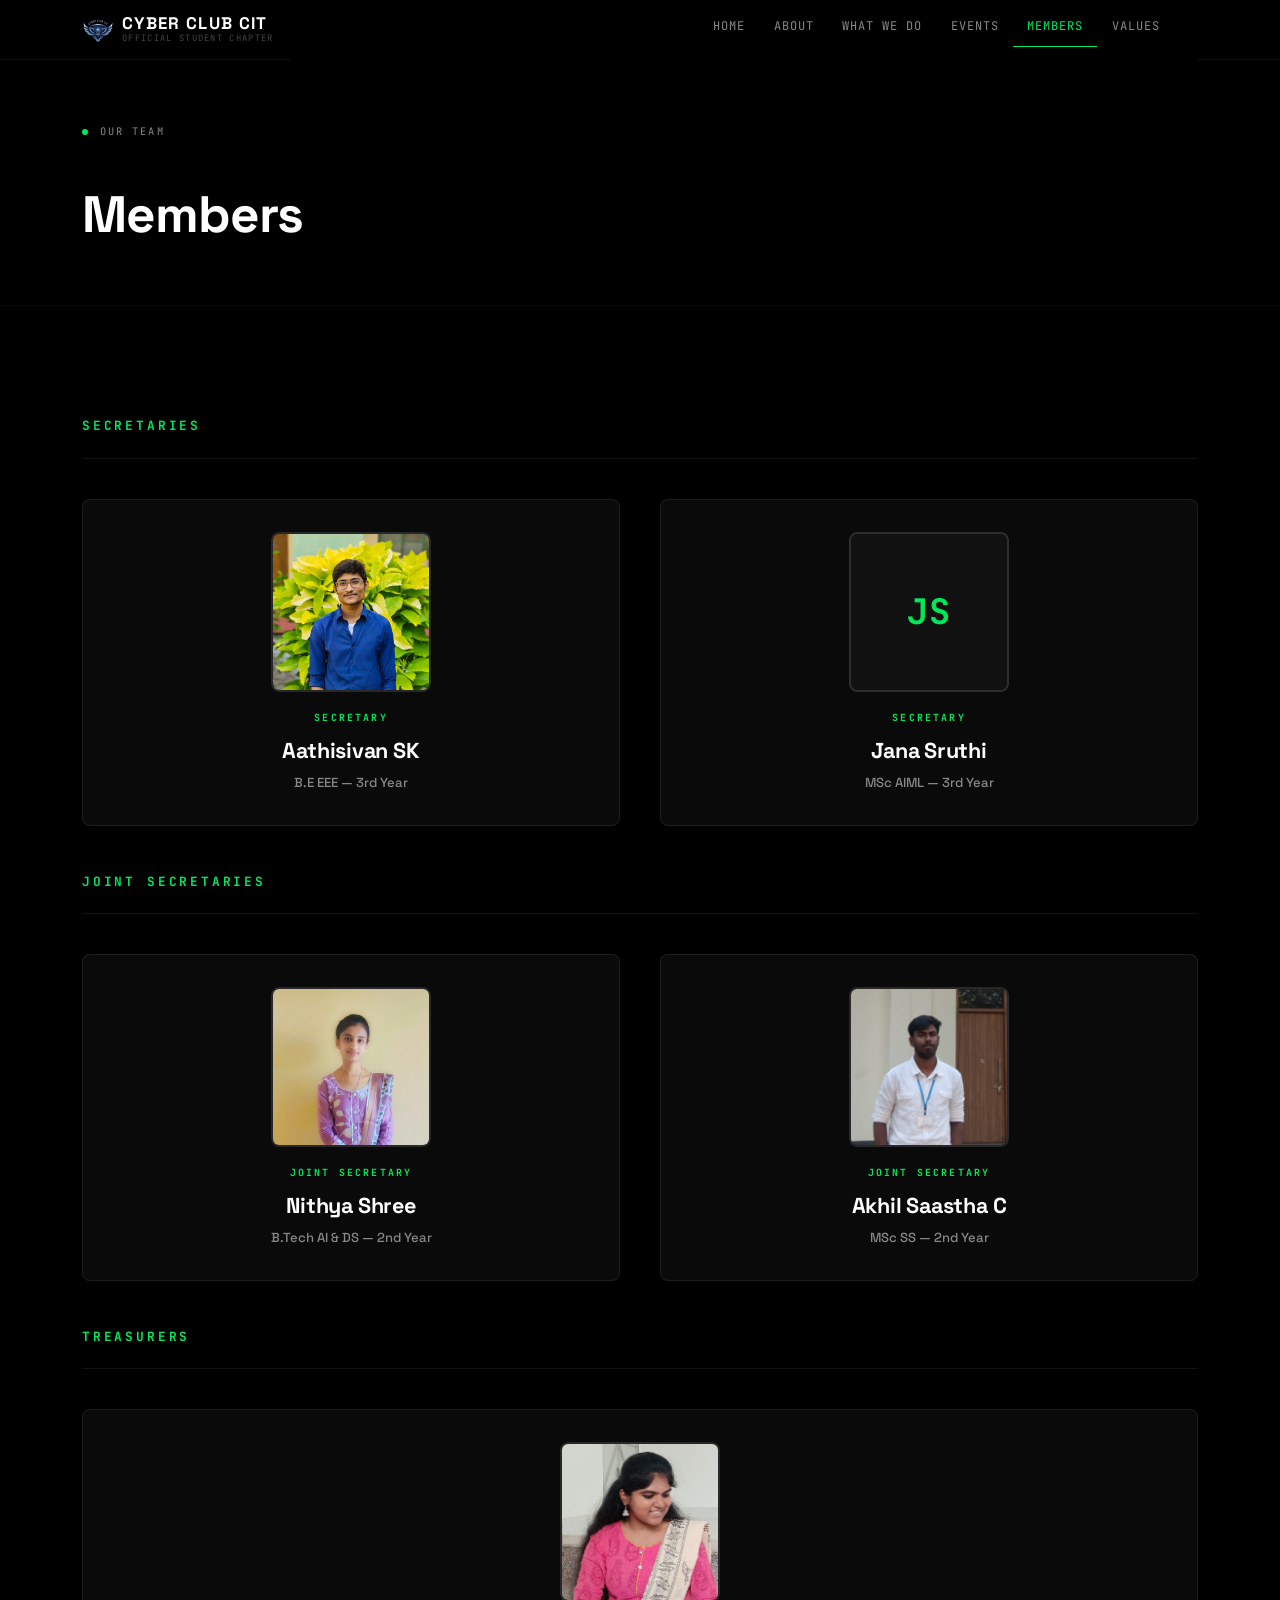
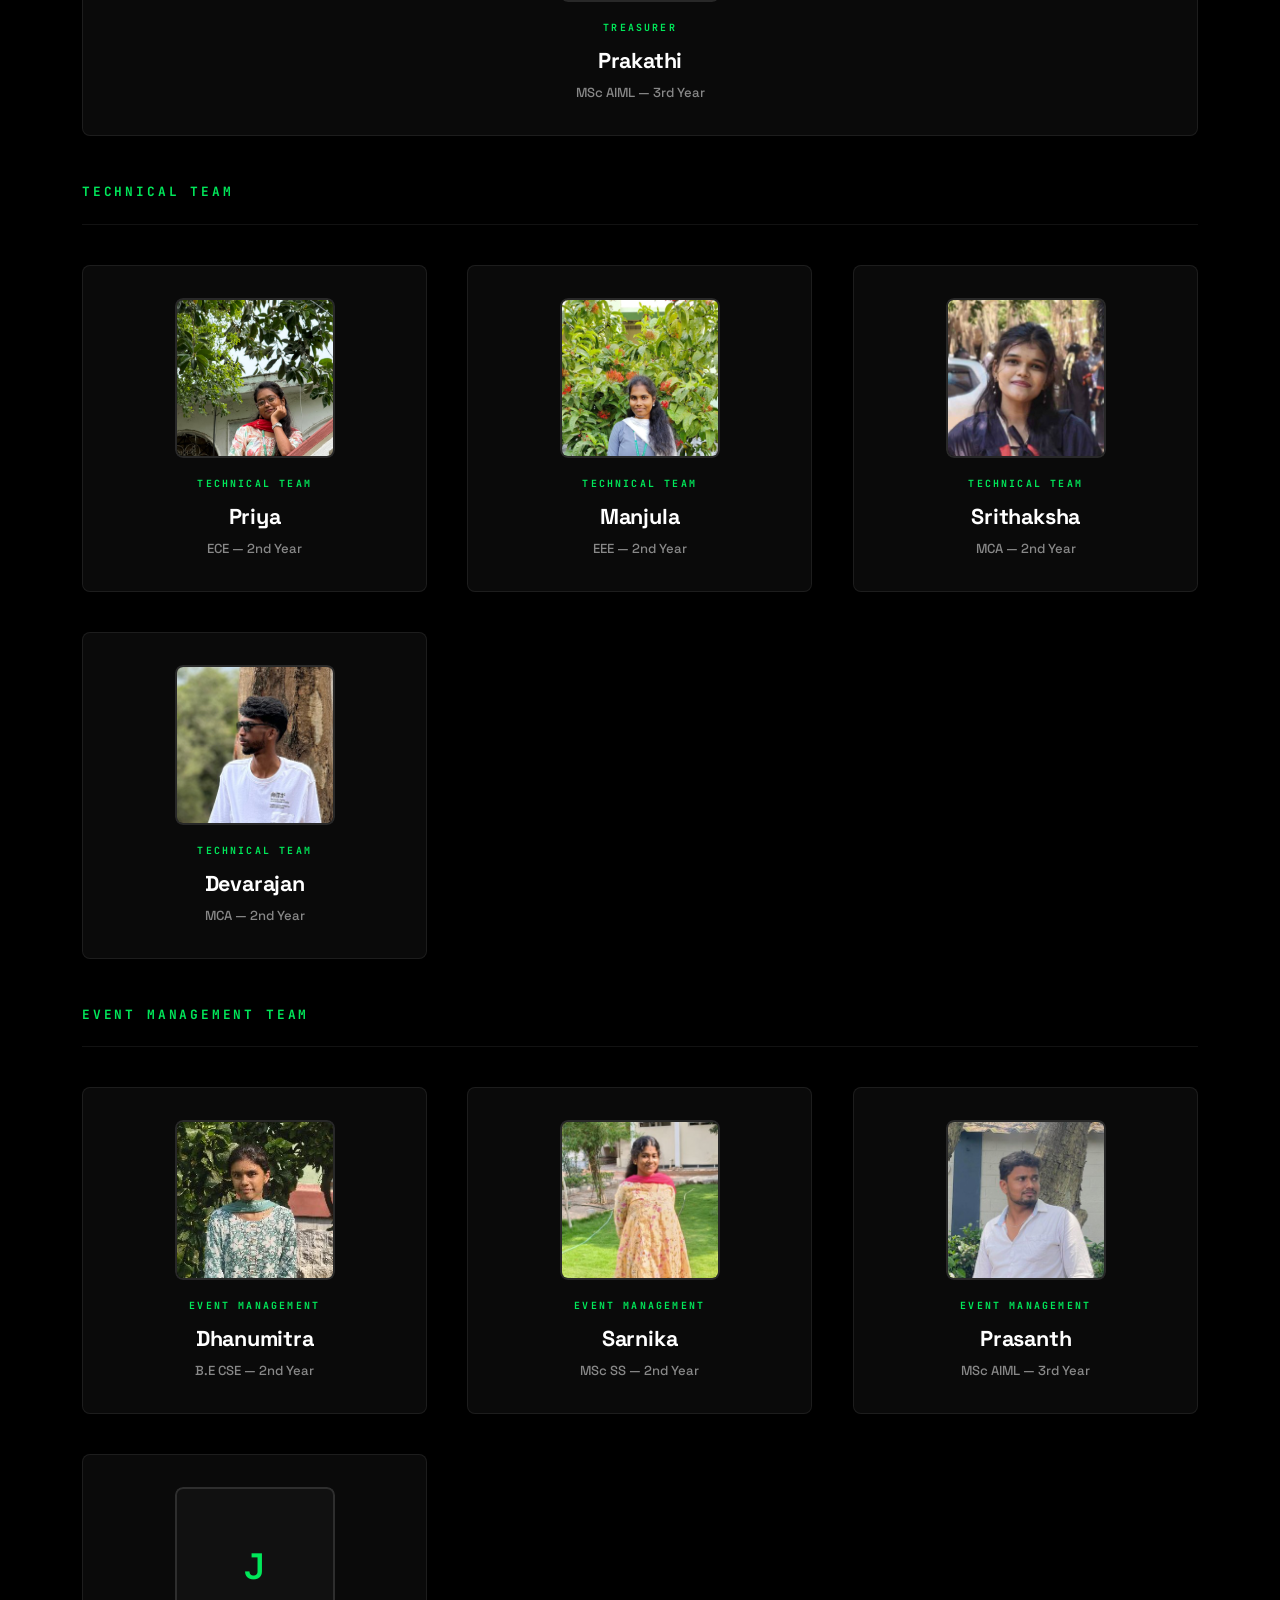
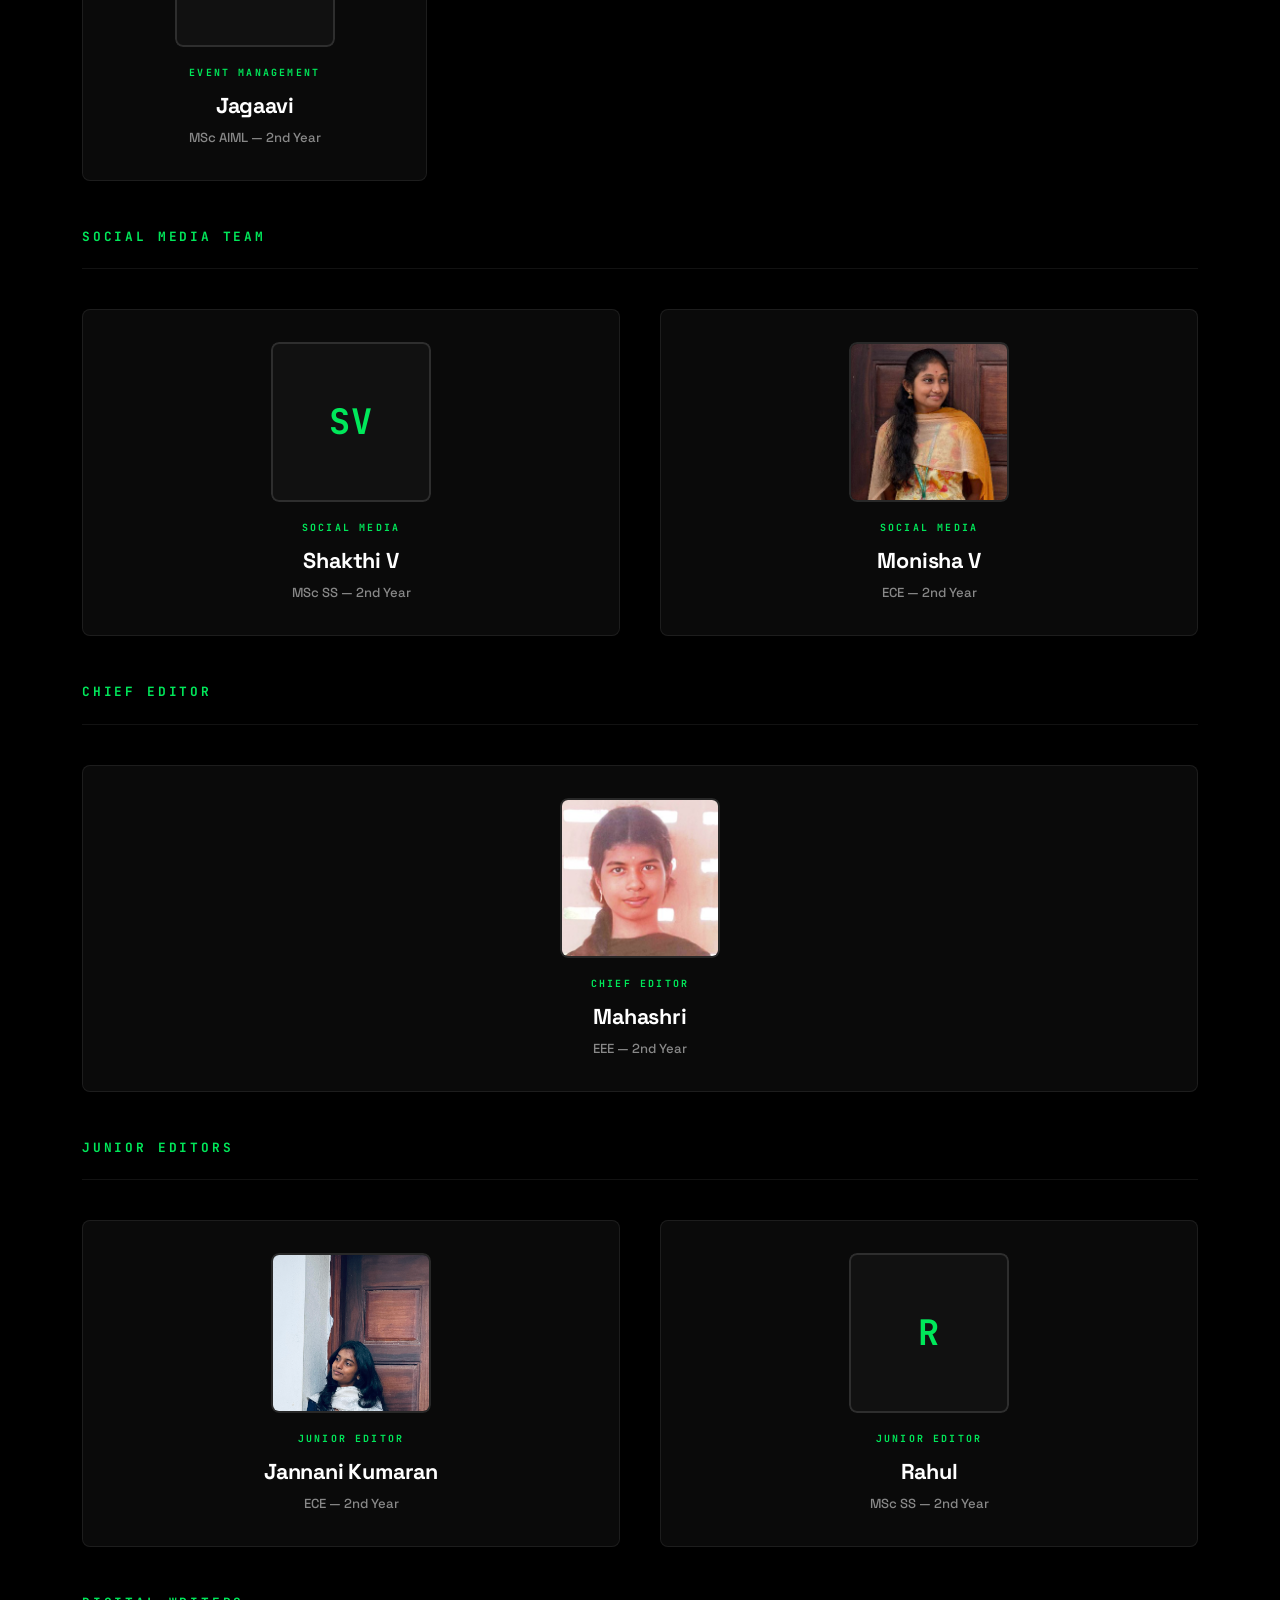
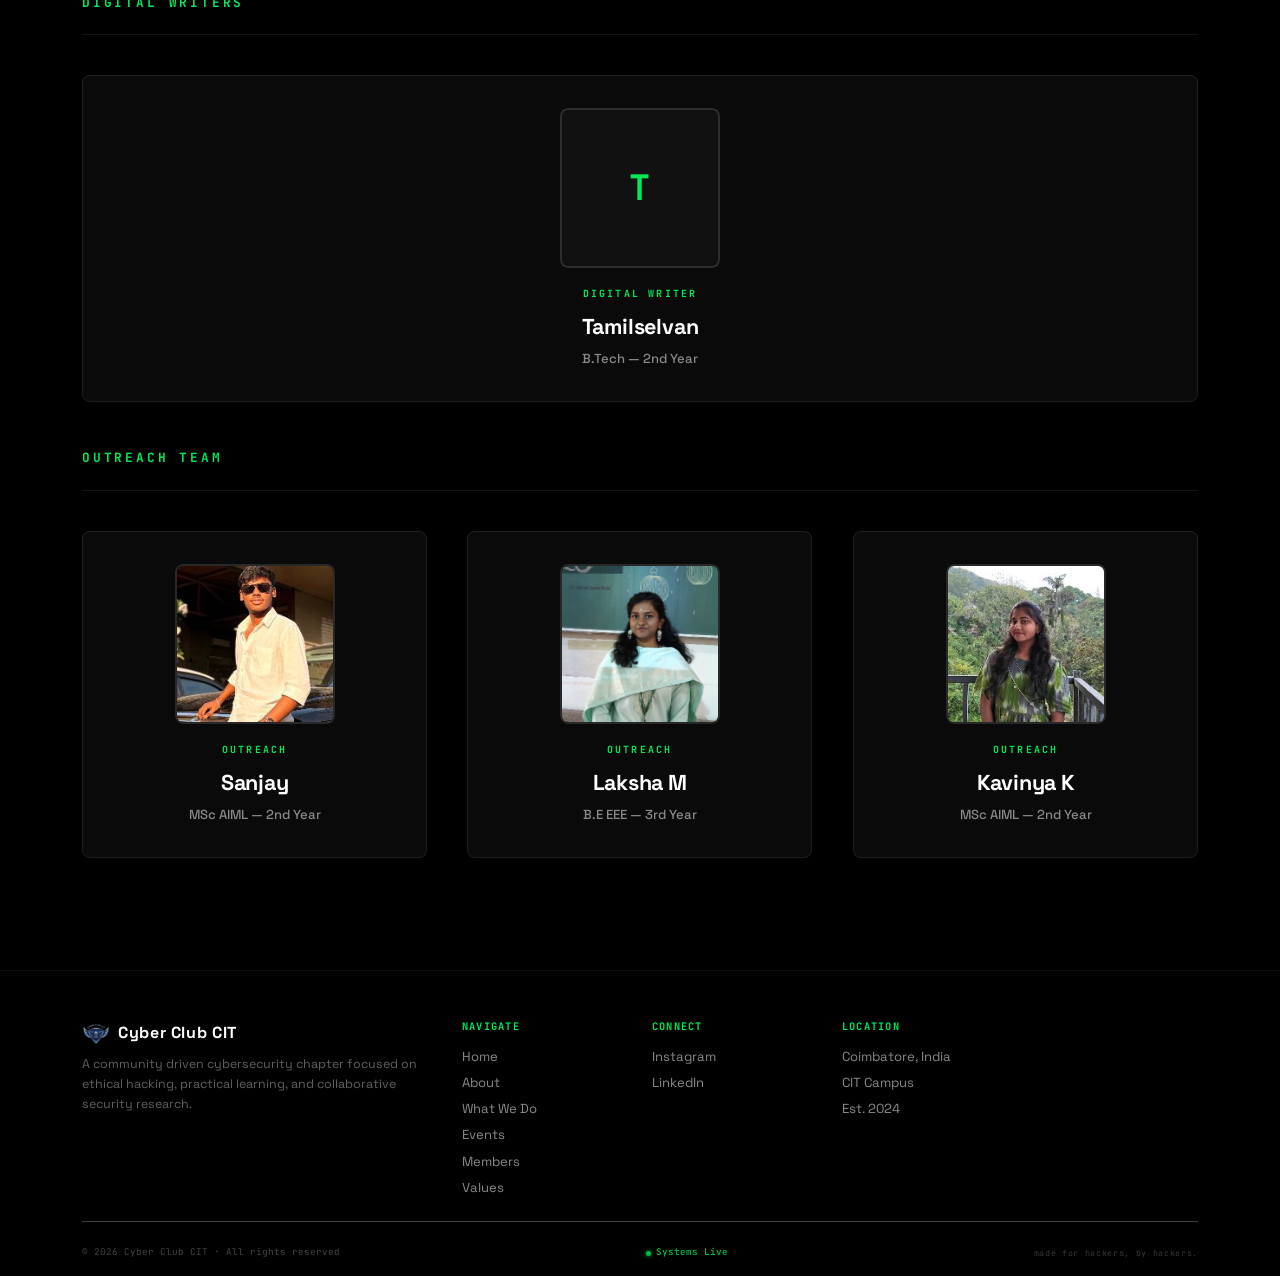
<file: members.html>
<!DOCTYPE html>
<html lang="en">
<head>
  <meta charset="UTF-8" />
  <meta name="viewport" content="width=device-width, initial-scale=1.0"/>
  <title>Members — Cyber Club CIT</title>
  <meta name="description" content="Meet the members of Cyber Club CIT at Coimbatore Institute of Technology.">
  <link rel="preconnect" href="https://fonts.googleapis.com">
  <link href="https://fonts.googleapis.com/css2?family=Space+Grotesk:wght@300;400;500;600;700&family=JetBrains+Mono:wght@300;400;500;700&display=swap" rel="stylesheet">
  <link href="https://cdn.jsdelivr.net/npm/bootstrap@5.3.3/dist/css/bootstrap.min.css" rel="stylesheet">
  <link rel="stylesheet" href="css/global.css">
  <script src="js/members-config.js"></script>
</head>
<body data-page="members">

  <nav class="navbar navbar-expand-lg navbar-dark" id="navbar" aria-label="Main navigation">
    <div class="container">
      <a class="navbar-brand d-flex align-items-center gap-2" href="index.html">
        <img src="Cyber Club CIT Logo.jpeg" alt="Cyber Club CIT Logo" class="club-logo-icon" style="border-radius:4px;width:32px;height:32px;object-fit:cover;">
        <div>
          <div class="nav-title" style="font-family:var(--font-disp);font-weight:700;font-size:1.05rem;line-height:1.1;letter-spacing:0.08em;">CYBER CLUB CIT</div>
          <div class="nav-sub" style="font-family:var(--font-mono);font-size:0.55rem;opacity:0.5;letter-spacing:0.15em;text-transform:uppercase;">Official Student Chapter</div>
        </div>
      </a>
      <button class="navbar-toggler border-0" type="button" data-bs-toggle="collapse" data-bs-target="#navLinks" aria-controls="navLinks" aria-expanded="false" aria-label="Toggle navigation">
        <span class="navbar-toggler-icon"></span>
      </button>
      <div class="collapse navbar-collapse" id="navLinks">
        <ul class="navbar-nav ms-auto">
          <li class="nav-item"><a class="nav-link" href="index.html">Home</a></li>
          <li class="nav-item"><a class="nav-link" href="about.html">About</a></li>
          <li class="nav-item"><a class="nav-link" href="what-we-do.html">What We Do</a></li>
          <li class="nav-item"><a class="nav-link" href="events.html">Events</a></li>
          <li class="nav-item"><a class="nav-link" href="members.html">Members</a></li>
          <li class="nav-item"><a class="nav-link" href="values.html">Values</a></li>
        </ul>
      </div>
    </div>
  </nav>

  <div class="page-header">
    <div class="container">
      <div class="section-eyebrow reveal">
        <span class="eyebrow-dot"></span>
        <span class="eyebrow-text">Our Team</span>
      </div>
      <h1 class="section-title reveal">Members</h1>
    </div>
  </div>

  <section id="members" aria-labelledby="members-heading">
    <div class="container" id="membersContainer"></div>
  </section>

  <footer role="contentinfo" class="pt-5 pb-3">
    <div class="container">
      <div class="row g-4">
        <div class="col-lg-4 col-md-6">
          <div class="d-flex align-items-center gap-2 mb-2">
            <img src="Cyber Club CIT Logo.jpeg" alt="Cyber Club CIT Logo" class="club-logo-icon" style="border-radius:4px;width:28px;height:28px;object-fit:cover;">
            <span class="footer-brand-name-text">Cyber Club CIT</span>
          </div>
          <p class="footer-desc mb-0">A community driven cybersecurity chapter focused on ethical hacking, practical learning, and collaborative security research.</p>
        </div>
        <div class="col-lg-2 col-md-6 col-6">
          <div class="footer-col-title">Navigate</div>
          <div class="footer-col-links">
            <a href="index.html">Home</a>
            <a href="about.html">About</a>
            <a href="what-we-do.html">What We Do</a>
            <a href="events.html">Events</a>
            <a href="members.html">Members</a>
            <a href="values.html">Values</a>
          </div>
        </div>
        <div class="col-lg-2 col-md-6 col-6">
          <div class="footer-col-title">Connect</div>
          <div class="footer-col-links">
            <a href="https://www.instagram.com/cyberclub_cit/" target="_blank" rel="noopener noreferrer">Instagram</a>
            <a href="https://www.linkedin.com/company/cyber-club-cit" target="_blank" rel="noopener noreferrer">LinkedIn</a>
          </div>
        </div>
        <div class="col-lg-2 col-md-6 col-6">
          <div class="footer-col-title">Location</div>
          <div class="footer-col-links">
            <a href="#">Coimbatore, India</a>
            <a href="#">CIT Campus</a>
            <a href="#">Est. 2024</a>
          </div>
        </div>
      </div>
      <hr class="border-light opacity-10 my-4">
      <div class="d-flex flex-wrap justify-content-between align-items-center gap-2">
        <span class="footer-copy">© 2026 Cyber Club CIT · All rights reserved</span>
        <span class="footer-status"><span class="status-dot"></span> Systems Live</span>
        <span class="footer-made">made for hackers, by hackers.</span>
      </div>
    </div>
  </footer>

  <script src="https://cdn.jsdelivr.net/npm/bootstrap@5.3.3/dist/js/bootstrap.bundle.min.js"></script>
  <script src="js/global.js"></script>
  <script>
    function renderMembers() {
      var config;
      try { config = CYBER_CLUB_CONFIG; } catch(e) { config = null; }
      if (!config || !config.groups) return;
      var saved;
      try { saved = localStorage.getItem('cyberclub_config'); } catch(e) {}
      if (saved) {
        try { config = JSON.parse(saved); } catch(e) {}
      }
      var container = document.getElementById('membersContainer');
      if (!container) return;
      container.innerHTML = '';
      
      var mainWrapper = document.createElement('div');
      mainWrapper.className = 'team-members-container';
      
      for (var g = 0; g < config.groups.length; g++) {
        var group = config.groups[g];
        if (!group.members || !group.members.length) continue;
        
        var heading = document.createElement('h2');
        heading.className = 'team-role-heading';
        heading.textContent = group.name;
        mainWrapper.appendChild(heading);
        
        var gridContainer = document.createElement('div');
        gridContainer.className = 'team-cards-grid';
        
        for (var m = 0; m < group.members.length; m++) {
          var member = group.members[m];
          var hasName = member && member.name && member.name.trim().length > 0;
          var hasInfo = (member && (member.role || member.dept || member.photo));
          if (!hasName || !hasInfo) continue;
          try {
            var delay = (m * 0.1).toFixed(1) + 's';
            var wrapper = document.createElement('div');
            wrapper.className = 'team-card-wrapper';
            var card = document.createElement('article');
            card.className = 'team-card';
            card.style.setProperty('--delay', delay);
            
            var wrap = document.createElement('div');
            wrap.className = 'team-photo-wrap';
            if (member.photo) {
              var img = document.createElement('img');
              img.src = member.photo;
              img.alt = member.name;
              img.className = 'team-photo';
              img.loading = 'lazy';
              wrap.appendChild(img);
            } else {
              var ph = document.createElement('div');
              ph.className = 'team-photo-placeholder';
              ph.textContent = member.name.split(' ').map(function(w){ return w[0]; }).join('').substring(0,2).toUpperCase();
              wrap.appendChild(ph);
            }
            card.appendChild(wrap);
            
            var info = document.createElement('div');
            info.className = 'team-info';
            var r = document.createElement('div'); r.className = 'team-role';
            if (member.role) r.textContent = member.role; info.appendChild(r);
            var n = document.createElement('div'); n.className = 'team-name';
            if (member.name) n.textContent = member.name; info.appendChild(n);
            var d = document.createElement('div'); d.className = 'team-dept';
            if (member.dept) d.textContent = member.dept; info.appendChild(d);
            card.appendChild(info);
            
            wrapper.appendChild(card);
            gridContainer.appendChild(wrapper);
          } catch(e) {}
        }
        
        mainWrapper.appendChild(gridContainer);
      }
      
      container.appendChild(mainWrapper);
    }
    function escHtml(s) {
      if (!s) return '';
      return s.replace(/&/g,'&amp;').replace(/</g,'&lt;').replace(/>/g,'&gt;').replace(/"/g,'&quot;');
    }
    renderMembers();
  </script>
</body>
</html>
</file>
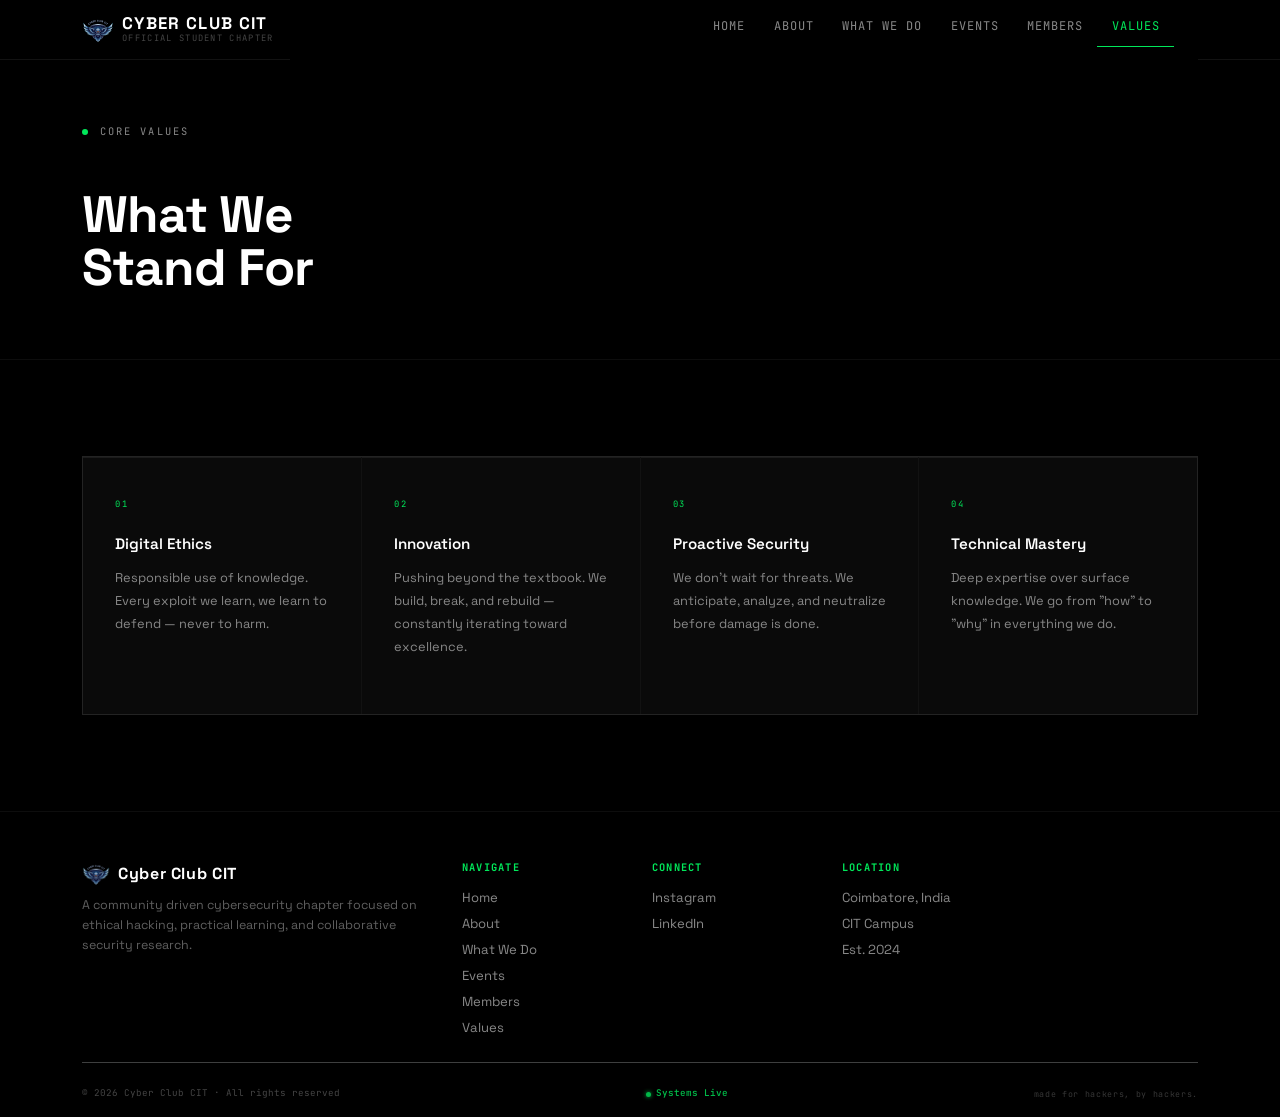
<file: values.html>
<!DOCTYPE html>
<html lang="en">
<head>
  <meta charset="UTF-8" />
  <meta name="viewport" content="width=device-width, initial-scale=1.0"/>
  <title>Values — Cyber Club CIT</title>
  <meta name="description" content="Core values of Cyber Club CIT — Digital Ethics, Innovation, Proactive Security, and Technical Mastery.">
  <link rel="preconnect" href="https://fonts.googleapis.com">
  <link href="https://fonts.googleapis.com/css2?family=Space+Grotesk:wght@300;400;500;600;700&family=JetBrains+Mono:wght@300;400;500;700&display=swap" rel="stylesheet">
  <link href="https://cdn.jsdelivr.net/npm/bootstrap@5.3.3/dist/css/bootstrap.min.css" rel="stylesheet">
  <link rel="stylesheet" href="css/global.css">
</head>
<body data-page="values">

  <nav class="navbar navbar-expand-lg navbar-dark" id="navbar" aria-label="Main navigation">
    <div class="container">
      <a class="navbar-brand d-flex align-items-center gap-2" href="index.html">
        <img src="Cyber Club CIT Logo.jpeg" alt="Cyber Club CIT Logo" class="club-logo-icon" style="border-radius:4px;width:32px;height:32px;object-fit:cover;">
        <div>
          <div class="nav-title" style="font-family:var(--font-disp);font-weight:700;font-size:1.05rem;line-height:1.1;letter-spacing:0.08em;">CYBER CLUB CIT</div>
          <div class="nav-sub" style="font-family:var(--font-mono);font-size:0.55rem;opacity:0.5;letter-spacing:0.15em;text-transform:uppercase;">Official Student Chapter</div>
        </div>
      </a>
      <button class="navbar-toggler border-0" type="button" data-bs-toggle="collapse" data-bs-target="#navLinks" aria-controls="navLinks" aria-expanded="false" aria-label="Toggle navigation">
        <span class="navbar-toggler-icon"></span>
      </button>
      <div class="collapse navbar-collapse" id="navLinks">
        <ul class="navbar-nav ms-auto">
          <li class="nav-item"><a class="nav-link" href="index.html">Home</a></li>
          <li class="nav-item"><a class="nav-link" href="about.html">About</a></li>
          <li class="nav-item"><a class="nav-link" href="what-we-do.html">What We Do</a></li>
          <li class="nav-item"><a class="nav-link" href="events.html">Events</a></li>
          <li class="nav-item"><a class="nav-link" href="members.html">Members</a></li>
          <li class="nav-item"><a class="nav-link" href="values.html">Values</a></li>
        </ul>
      </div>
    </div>
  </nav>

  <div class="page-header">
    <div class="container">
      <div class="section-eyebrow reveal">
        <span class="eyebrow-dot"></span>
        <span class="eyebrow-text">Core Values</span>
      </div>
      <h1 class="section-title reveal">What We<br>Stand For</h1>
    </div>
  </div>

  <section id="values" aria-labelledby="values-heading">
    <div class="container">
      <div class="values-grid">
        <div class="value-card reveal" style="--delay:0s" tabindex="0">
          <div class="value-num">01</div>
          <h3>Digital Ethics</h3>
          <p>Responsible use of knowledge. Every exploit we learn, we learn to defend — never to harm.</p>
        </div>
        <div class="value-card reveal" style="--delay:0.08s" tabindex="0">
          <div class="value-num">02</div>
          <h3>Innovation</h3>
          <p>Pushing beyond the textbook. We build, break, and rebuild — constantly iterating toward excellence.</p>
        </div>
        <div class="value-card reveal" style="--delay:0.16s" tabindex="0">
          <div class="value-num">03</div>
          <h3>Proactive Security</h3>
          <p>We don't wait for threats. We anticipate, analyze, and neutralize before damage is done.</p>
        </div>
        <div class="value-card reveal" style="--delay:0.24s" tabindex="0">
          <div class="value-num">04</div>
          <h3>Technical Mastery</h3>
          <p>Deep expertise over surface knowledge. We go from "how" to "why" in everything we do.</p>
        </div>
      </div>
    </div>
  </section>

  <footer role="contentinfo" class="pt-5 pb-3">
    <div class="container">
      <div class="row g-4">
        <div class="col-lg-4 col-md-6">
          <div class="d-flex align-items-center gap-2 mb-2">
            <img src="Cyber Club CIT Logo.jpeg" alt="Cyber Club CIT Logo" class="club-logo-icon" style="border-radius:4px;width:28px;height:28px;object-fit:cover;">
            <span class="footer-brand-name-text">Cyber Club CIT</span>
          </div>
          <p class="footer-desc mb-0">A community driven cybersecurity chapter focused on ethical hacking, practical learning, and collaborative security research.</p>
        </div>
        <div class="col-lg-2 col-md-6 col-6">
          <div class="footer-col-title">Navigate</div>
          <div class="footer-col-links">
            <a href="index.html">Home</a>
            <a href="about.html">About</a>
            <a href="what-we-do.html">What We Do</a>
            <a href="events.html">Events</a>
            <a href="members.html">Members</a>
            <a href="values.html">Values</a>
          </div>
        </div>
        <div class="col-lg-2 col-md-6 col-6">
          <div class="footer-col-title">Connect</div>
          <div class="footer-col-links">
            <a href="https://www.instagram.com/cyberclub_cit/" target="_blank" rel="noopener noreferrer">Instagram</a>
            <a href="https://www.linkedin.com/company/cyber-club-cit" target="_blank" rel="noopener noreferrer">LinkedIn</a>
          </div>
        </div>
        <div class="col-lg-2 col-md-6 col-6">
          <div class="footer-col-title">Location</div>
          <div class="footer-col-links">
            <a href="#">Coimbatore, India</a>
            <a href="#">CIT Campus</a>
            <a href="#">Est. 2024</a>
          </div>
        </div>
      </div>
      <hr class="border-light opacity-10 my-4">
      <div class="d-flex flex-wrap justify-content-between align-items-center gap-2">
        <span class="footer-copy">© 2026 Cyber Club CIT · All rights reserved</span>
        <span class="footer-status"><span class="status-dot"></span> Systems Live</span>
        <span class="footer-made">made for hackers, by hackers.</span>
      </div>
    </div>
  </footer>

  <script src="https://cdn.jsdelivr.net/npm/bootstrap@5.3.3/dist/js/bootstrap.bundle.min.js"></script>
  <script src="js/global.js"></script>
</body>
</html>
</file>
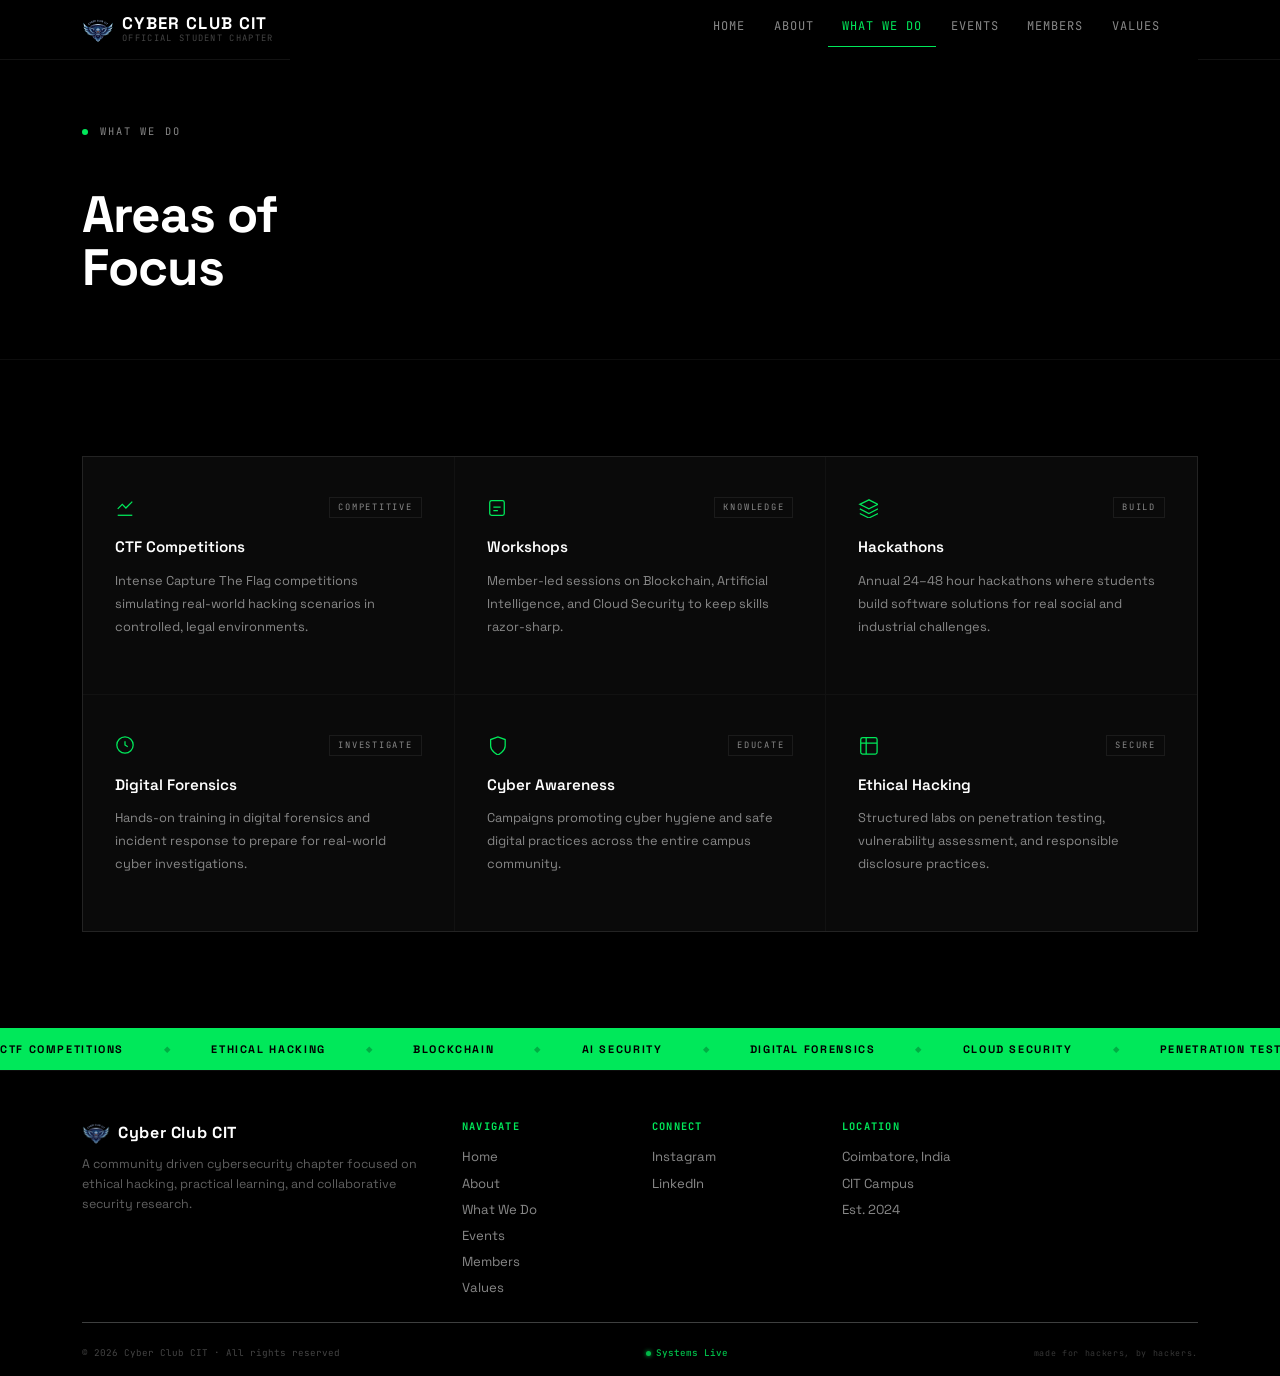
<file: what-we-do.html>
<!DOCTYPE html>
<html lang="en">
<head>
  <meta charset="UTF-8" />
  <meta name="viewport" content="width=device-width, initial-scale=1.0"/>
  <title>What We Do — Cyber Club CIT</title>
  <meta name="description" content="Explore the activities of Cyber Club CIT — CTF competitions, workshops, hackathons, digital forensics, and more.">
  <link rel="preconnect" href="https://fonts.googleapis.com">
  <link href="https://fonts.googleapis.com/css2?family=Space+Grotesk:wght@300;400;500;600;700&family=JetBrains+Mono:wght@300;400;500;700&display=swap" rel="stylesheet">
  <link href="https://cdn.jsdelivr.net/npm/bootstrap@5.3.3/dist/css/bootstrap.min.css" rel="stylesheet">
  <link rel="stylesheet" href="css/global.css">
</head>
<body data-page="what-we-do">

  <nav class="navbar navbar-expand-lg navbar-dark" id="navbar" aria-label="Main navigation">
    <div class="container">
      <a class="navbar-brand d-flex align-items-center gap-2" href="index.html">
        <img src="Cyber Club CIT Logo.jpeg" alt="Cyber Club CIT Logo" class="club-logo-icon" style="border-radius:4px;width:32px;height:32px;object-fit:cover;">
        <div>
          <div class="nav-title" style="font-family:var(--font-disp);font-weight:700;font-size:1.05rem;line-height:1.1;letter-spacing:0.08em;">CYBER CLUB CIT</div>
          <div class="nav-sub" style="font-family:var(--font-mono);font-size:0.55rem;opacity:0.5;letter-spacing:0.15em;text-transform:uppercase;">Official Student Chapter</div>
        </div>
      </a>
      <button class="navbar-toggler border-0" type="button" data-bs-toggle="collapse" data-bs-target="#navLinks" aria-controls="navLinks" aria-expanded="false" aria-label="Toggle navigation">
        <span class="navbar-toggler-icon"></span>
      </button>
      <div class="collapse navbar-collapse" id="navLinks">
        <ul class="navbar-nav ms-auto">
          <li class="nav-item"><a class="nav-link" href="index.html">Home</a></li>
          <li class="nav-item"><a class="nav-link" href="about.html">About</a></li>
          <li class="nav-item"><a class="nav-link" href="what-we-do.html">What We Do</a></li>
          <li class="nav-item"><a class="nav-link" href="events.html">Events</a></li>
          <li class="nav-item"><a class="nav-link" href="members.html">Members</a></li>
          <li class="nav-item"><a class="nav-link" href="values.html">Values</a></li>
        </ul>
      </div>
    </div>
  </nav>

  <div class="page-header">
    <div class="container">
      <div class="section-eyebrow reveal">
        <span class="eyebrow-dot"></span>
        <span class="eyebrow-text">What We Do</span>
      </div>
      <h1 class="section-title reveal">Areas of<br>Focus</h1>
    </div>
  </div>

  <section id="what-we-do" aria-labelledby="wedo-heading">
    <div class="container">
      <div class="activities-grid">
        <article class="activity-card reveal" style="--delay:0s" tabindex="0">
          <div class="ac-top">
            <div class="ac-icon"><svg width="20" height="20" viewBox="0 0 22 22" fill="none" stroke-width="1.4"><path d="M3 12l5-5 4 4 7-7"/><path d="M3 19h16"/></svg></div>
            <span class="ac-tag">Competitive</span>
          </div>
          <h3>CTF Competitions</h3>
          <p>Intense Capture The Flag competitions simulating real-world hacking scenarios in controlled, legal environments.</p>
        </article>
        <article class="activity-card reveal" style="--delay:0.05s" tabindex="0">
          <div class="ac-top">
            <div class="ac-icon"><svg width="20" height="20" viewBox="0 0 22 22" fill="none" stroke-width="1.4"><rect x="3" y="3" width="16" height="16" rx="2"/><path d="M7 10h8M7 14h5"/></svg></div>
            <span class="ac-tag">Knowledge</span>
          </div>
          <h3>Workshops</h3>
          <p>Member-led sessions on Blockchain, Artificial Intelligence, and Cloud Security to keep skills razor-sharp.</p>
        </article>
        <article class="activity-card reveal" style="--delay:0.1s" tabindex="0">
          <div class="ac-top">
            <div class="ac-icon"><svg width="20" height="20" viewBox="0 0 22 22" fill="none" stroke-width="1.4"><path d="M12 2L2 7l10 5 10-5-10-5z"/><path d="M2 17l10 5 10-5M2 12l10 5 10-5"/></svg></div>
            <span class="ac-tag">Build</span>
          </div>
          <h3>Hackathons</h3>
          <p>Annual 24–48 hour hackathons where students build software solutions for real social and industrial challenges.</p>
        </article>
        <article class="activity-card reveal" style="--delay:0.15s" tabindex="0">
          <div class="ac-top">
            <div class="ac-icon"><svg width="20" height="20" viewBox="0 0 22 22" fill="none" stroke-width="1.4"><circle cx="11" cy="11" r="9"/><path d="M11 7v4l3 2"/></svg></div>
            <span class="ac-tag">Investigate</span>
          </div>
          <h3>Digital Forensics</h3>
          <p>Hands-on training in digital forensics and incident response to prepare for real-world cyber investigations.</p>
        </article>
        <article class="activity-card reveal" style="--delay:0.2s" tabindex="0">
          <div class="ac-top">
            <div class="ac-icon"><svg width="20" height="20" viewBox="0 0 22 22" fill="none" stroke-width="1.4"><path d="M12 22s8-4 8-10V5l-8-3-8 3v7c0 6 8 10 8 10z"/></svg></div>
            <span class="ac-tag">Educate</span>
          </div>
          <h3>Cyber Awareness</h3>
          <p>Campaigns promoting cyber hygiene and safe digital practices across the entire campus community.</p>
        </article>
        <article class="activity-card reveal" style="--delay:0.25s" tabindex="0">
          <div class="ac-top">
            <div class="ac-icon"><svg width="20" height="20" viewBox="0 0 22 22" fill="none" stroke-width="1.4"><path d="M9 3H5a2 2 0 0 0-2 2v4m6-6h10a2 2 0 0 1 2 2v4M9 3v18m0 0h10a2 2 0 0 0 2-2V9M9 21H5a2 2 0 0 1-2-2V9m0 0h18"/></svg></div>
            <span class="ac-tag">Secure</span>
          </div>
          <h3>Ethical Hacking</h3>
          <p>Structured labs on penetration testing, vulnerability assessment, and responsible disclosure practices.</p>
        </article>
      </div>
    </div>
  </section>

  <div class="marquee-section" aria-hidden="true">
    <div style="overflow:hidden;width:100%">
      <div class="marquee-inner">
        <span>CTF Competitions</span><span class="dot">◆</span>
        <span>Ethical Hacking</span><span class="dot">◆</span>
        <span>Blockchain</span><span class="dot">◆</span>
        <span>AI Security</span><span class="dot">◆</span>
        <span>Digital Forensics</span><span class="dot">◆</span>
        <span>Cloud Security</span><span class="dot">◆</span>
        <span>Penetration Testing</span><span class="dot">◆</span>
        <span>Hackathons</span><span class="dot">◆</span>
        <span>CTF Competitions</span><span class="dot">◆</span>
        <span>Ethical Hacking</span><span class="dot">◆</span>
        <span>Blockchain</span><span class="dot">◆</span>
        <span>AI Security</span><span class="dot">◆</span>
        <span>Digital Forensics</span><span class="dot">◆</span>
        <span>Cloud Security</span><span class="dot">◆</span>
        <span>Penetration Testing</span><span class="dot">◆</span>
        <span>Hackathons</span><span class="dot">◆</span>
      </div>
    </div>
  </div>

  <footer role="contentinfo" class="pt-5 pb-3">
    <div class="container">
      <div class="row g-4">
        <div class="col-lg-4 col-md-6">
          <div class="d-flex align-items-center gap-2 mb-2">
            <img src="Cyber Club CIT Logo.jpeg" alt="Cyber Club CIT Logo" class="club-logo-icon" style="border-radius:4px;width:28px;height:28px;object-fit:cover;">
            <span class="footer-brand-name-text">Cyber Club CIT</span>
          </div>
          <p class="footer-desc mb-0">A community driven cybersecurity chapter focused on ethical hacking, practical learning, and collaborative security research.</p>
        </div>
        <div class="col-lg-2 col-md-6 col-6">
          <div class="footer-col-title">Navigate</div>
          <div class="footer-col-links">
            <a href="index.html">Home</a>
            <a href="about.html">About</a>
            <a href="what-we-do.html">What We Do</a>
            <a href="events.html">Events</a>
            <a href="members.html">Members</a>
            <a href="values.html">Values</a>
          </div>
        </div>
        <div class="col-lg-2 col-md-6 col-6">
          <div class="footer-col-title">Connect</div>
          <div class="footer-col-links">
            <a href="https://www.instagram.com/cyberclub_cit/" target="_blank" rel="noopener noreferrer">Instagram</a>
            <a href="https://www.linkedin.com/company/cyber-club-cit" target="_blank" rel="noopener noreferrer">LinkedIn</a>
          </div>
        </div>
        <div class="col-lg-2 col-md-6 col-6">
          <div class="footer-col-title">Location</div>
          <div class="footer-col-links">
            <a href="#">Coimbatore, India</a>
            <a href="#">CIT Campus</a>
            <a href="#">Est. 2024</a>
          </div>
        </div>
      </div>
      <hr class="border-light opacity-10 my-4">
      <div class="d-flex flex-wrap justify-content-between align-items-center gap-2">
        <span class="footer-copy">© 2026 Cyber Club CIT · All rights reserved</span>
        <span class="footer-status"><span class="status-dot"></span> Systems Live</span>
        <span class="footer-made">made for hackers, by hackers.</span>
      </div>
    </div>
  </footer>

  <script src="https://cdn.jsdelivr.net/npm/bootstrap@5.3.3/dist/js/bootstrap.bundle.min.js"></script>
  <script src="js/global.js"></script>
</body>
</html>
</file>
<file: css/global.css>
:root {
  --bg: #000000;
  --bg2: #0a0a0a;
  --bg3: #111111;
  --surface: #0f0f0f;
  --surface2: #142818;
  --accent: #00e85a;
  --accent-dim: rgba(0, 232, 90, 0.15);
  --accent-glow: rgba(0, 232, 90, 0.12);
  --border: rgba(255,255,255,0.07);
  --border-md: rgba(255,255,255,0.12);
  --border-hi: rgba(0, 232, 90, 0.5);
  --text: #888888;
  --text-bright: #ffffff;
  --text-mid: #aaaaaa;
  --text-dim: #4d6e56;
  --font-mono: 'JetBrains Mono', 'Fira Code', monospace;
  --font-disp: 'Space Grotesk', 'Syne', sans-serif;
  --nav-h: 60px;
  --max-w: 1400px;
  --pad-x: clamp(1.5rem, 5vw, 5rem);
  --ease: cubic-bezier(0.16, 1, 0.3, 1);
}

*, *::before, *::after { margin: 0; padding: 0; box-sizing: border-box; }
html { scroll-behavior: smooth; font-size: 16px; background: var(--bg); }
body {
  background: var(--bg);
  color: var(--text);
  font-family: var(--font-disp);
  min-height: 100vh;
  overflow-x: hidden;
  -webkit-font-smoothing: antialiased;
}
body[data-page="index"] {
  background-image: radial-gradient(circle, rgba(0,232,90,0.12) 1px, transparent 1px);
  background-size: 32px 32px;
}

/* REMOVED: section, div, article, main { background: var(--bg); } — was overriding all card backgrounds */
/* REMOVED: .container, .container-fluid { background: var(--bg); max-width: 100%; } — was breaking layout width */

/* Scrollbar styling */
::-webkit-scrollbar { width: 10px; background: var(--bg); }
::-webkit-scrollbar-track { background: var(--bg); }
::-webkit-scrollbar-thumb { background: var(--accent); border-radius: 5px; }
::-webkit-scrollbar-thumb:hover { background: rgba(0, 232, 90, 0.8); }
a { text-decoration: none; color: inherit; }
img, svg { display: block; }
ul { list-style: none; }
mark { background: none; color: var(--accent); }

/* ---- NAV ---- */
/* ── NAV ─────────────────────────────────────────────── */
#navbar {
  position: fixed; top: 0; left: 0; right: 0;
  height: var(--nav-h);
  z-index: 1000;
  background: rgba(0,0,0,0.92);
  backdrop-filter: blur(14px);
  -webkit-backdrop-filter: blur(14px);
  border-bottom: 1px solid var(--border);
}

.navbar-collapse {
  background: rgba(0,0,0,0.97);
  backdrop-filter: blur(20px);
  -webkit-backdrop-filter: blur(20px);
  border-top: 1px solid var(--border);
  padding: 0.75rem 1.5rem 1.25rem;
}

@media (max-width: 991px) {
  .navbar-collapse.show,
  .navbar-collapse.collapsing {
    position: fixed;
    top: var(--nav-h);
    left: 0; right: 0;
    z-index: 999;
  }
}

.nav-inner {
  max-width: var(--max-w);
  margin: 0 auto;
  padding: 0 var(--pad-x);
  height: 100%;
  display: flex;
  align-items: center;
  justify-content: space-between;
}
.nav-logo {
  display: flex;
  align-items: center;
  gap: 0.75rem;
}
.club-logo-icon {
  width: 38px;
  height: 38px;
  flex-shrink: 0;
}
.nav-wordmark {
  display: flex;
  flex-direction: column;
  line-height: 1.1;
}
.nav-title {
  font-family: var(--font-disp);
  font-size: 1.05rem;
  font-weight: 700;
  color: var(--text-bright);
  letter-spacing: 0.03em;
}
.nav-sub {
  font-family: var(--font-mono);
  font-size: 0.58rem;
  color: var(--text);
  letter-spacing: 0.12em;
  text-transform: uppercase;
}
.nav-link {
  font-family: var(--font-mono);
  font-size: 0.75rem;
  color: var(--text);
  letter-spacing: 0.08em;
  text-transform: uppercase;
  transition: color 0.2s;
  position: relative;
}
.nav-link::after {
  content: '';
  position: absolute;
  left: 0; bottom: -4px;
  width: 0; height: 1px;
  background: var(--accent);
  transition: width 0.25s var(--ease);
}
.nav-link:hover { color: var(--text-bright); }
.nav-link:hover::after { width: 100%; }
.nav-link.active { color: var(--accent); }
.nav-link.active::after { width: 100%; }


/* ---- HERO ---- */
#hero {
  min-height: 100vh;
  padding-top: var(--nav-h);
  position: relative;
  overflow: hidden;
  display: flex;
  flex-direction: column;
}
.hero-canvas-wrap {
  position: absolute; inset: 0; z-index: 0;
}
#heroCanvas { width: 100%; height: 100%; }

.hero-eyebrow-bar {
  position: relative; z-index: 1;
  max-width: var(--max-w);
  margin: 0 auto;
  padding: 3rem var(--pad-x) 0;
  width: 100%;
}
.hero-eyebrow {
  display: flex; align-items: center; gap: 0.6rem;
  font-family: var(--font-mono);
  font-size: 0.65rem;
  color: var(--text);
  letter-spacing: 0.12em;
  text-transform: uppercase;
}
.status-dot {
  width: 5px; height: 5px;
  border-radius: 50%;
  background: var(--accent);
  box-shadow: 0 0 4px var(--accent);
  animation: pulseDot 2.5s ease-in-out infinite;
}

.hero-body {
  position: relative; z-index: 1;
  max-width: var(--max-w);
  margin: 0 auto;
  padding: 2rem var(--pad-x) 0;
  width: 100%;
  flex: 1;
  display: flex;
  align-items: flex-start;
  gap: 4rem;
}
.hero-left { flex: 1; }

.hero-tagline {
  font-family: var(--font-mono);
  font-size: 0.75rem;
  color: var(--text);
  letter-spacing: 0.06em;
  margin-bottom: 1.25rem;
  font-style: italic;
}
.hero-tagline span { color: var(--text-mid); }

.hero-title {
  font-family: var(--font-disp);
  font-weight: 700;
  font-size: clamp(4rem, 10vw, 9rem);
  line-height: 0.88;
  letter-spacing: -0.03em;
  color: var(--accent);
  margin-bottom: 2rem;
  animation: fadeUp 0.5s var(--ease) 0.1s both;
}

.hero-desc {
  font-size: 1rem;
  line-height: 1.65;
  color: var(--text-mid);
  max-width: 520px;
  margin-bottom: 0.5rem;
  font-weight: 400;
  animation: fadeUp 0.5s var(--ease) 0.25s both;
}
.hero-sub-desc {
  font-family: var(--font-mono);
  font-size: 0.68rem;
  color: var(--text);
  letter-spacing: 0.12em;
  text-transform: uppercase;
  margin-bottom: 2.5rem;
  animation: fadeUp 0.5s var(--ease) 0.35s both;
}

.event-cards-row {
  display: flex;
  gap: 1px;
  margin-bottom: 2.5rem;
  animation: fadeUp 0.5s var(--ease) 0.4s both;
}
.event-mini-card {
  flex: 1;
  border: 1px solid var(--border);
  background: var(--bg2);
  padding: 1.25rem 1.5rem;
}
.event-mini-card + .event-mini-card { border-left: none; }
.emc-type {
  font-family: var(--font-mono);
  font-size: 0.55rem;
  color: var(--text);
  letter-spacing: 0.2em;
  text-transform: uppercase;
  margin-bottom: 0.5rem;
}
.emc-title {
  font-size: 0.95rem;
  font-weight: 600;
  color: var(--text-bright);
  margin-bottom: 0.35rem;
}
.emc-date {
  font-family: var(--font-mono);
  font-size: 0.72rem;
  color: var(--accent);
  font-weight: 500;
}
.emc-venue {
  font-family: var(--font-mono);
  font-size: 0.65rem;
  color: var(--text);
  margin-top: 2px;
}

.hero-cta {
  display: flex;
  gap: 1rem;
  flex-wrap: wrap;
  animation: fadeUp 0.5s var(--ease) 0.5s both;
}

.hero-right {
  flex: 0 0 420px;
  display: flex;
  flex-direction: column;
  gap: 0;
  padding-top: 3rem;
  animation: fadeLeft 0.6s var(--ease) 0.3s both;
}

/* Terminal */
.terminal-window {
  background: #050505;
  border: 1px solid var(--border-md);
  border-radius: 6px;
  overflow: hidden;
}
.terminal-bar {
  background: #0d0d0d;
  padding: 0.6rem 1rem;
  display: flex;
  align-items: center;
  gap: 6px;
  border-bottom: 1px solid var(--border);
}
.tbar-dot { width: 10px; height: 10px; border-radius: 50%; }
.tbar-dot--red    { background: #ff5f56; }
.tbar-dot--yellow { background: #ffbd2e; }
.tbar-dot--green  { background: #27c93f; }
.tbar-title {
  margin-left: 8px;
  font-family: var(--font-mono);
  font-size: 0.65rem;
  color: var(--text);
}
.terminal-body {
  padding: 1.2rem 1.4rem;
  display: flex;
  flex-direction: column;
  gap: 4px;
  font-family: var(--font-mono);
  font-size: 0.76rem;
  line-height: 1.65;
  overflow: hidden;
}
.tl { color: var(--text); }
.tl .p { color: var(--accent); margin-right: 8px; }
.tl .c { color: var(--text-bright); }
.tl.o { color: #4a4a4a; padding-left: 1rem; }
.tl.o.s { color: var(--accent); }
.blink { animation: blink 1s step-end infinite; color: var(--accent); }

.hero-stat-grid {
  display: grid;
  grid-template-columns: repeat(3, 1fr);
  gap: 1px;
  background: var(--border);
  border: 1px solid var(--border);
  border-top: none;
}
.hstat {
  background: var(--bg2);
  padding: 1.1rem 0.8rem;
  display: flex;
  flex-direction: column;
  align-items: center;
  gap: 3px;
  transition: background 0.2s;
}
.hstat:hover { background: var(--bg3); }
.hstat-n {
  font-family: var(--font-disp);
  font-size: 1.5rem;
  font-weight: 700;
  color: var(--accent);
  line-height: 1;
}
.hstat-n::after { content: '+'; font-size: 0.9rem; }
.hstat-l {
  font-family: var(--font-mono);
  font-size: 0.52rem;
  color: var(--text);
  letter-spacing: 0.12em;
  text-transform: uppercase;
  text-align: center;
}

/* ---- BUTTONS ---- */
.btn {
  display: inline-flex; align-items: center; justify-content: center;
  font-family: var(--font-mono);
  font-size: 0.72rem;
  font-weight: 500;
  letter-spacing: 0.1em;
  text-transform: uppercase;
  padding: 0.8rem 1.75rem;
  cursor: pointer;
  transition: all 0.2s;
  white-space: nowrap;
  border: none;
}
.btn--primary { background: var(--accent); color: #000; }
.btn--primary:hover { background: #1fff6e; }
.btn--ghost {
  border: 1px solid var(--border-md);
  color: var(--text-mid);
  background: transparent;
}
.btn--ghost:hover {
  border-color: rgba(255,255,255,0.3);
  color: var(--text-bright);
}

/* ---- SECTIONS ---- */
section {
  padding: 6rem var(--pad-x);
  background: var(--bg);
}
.section--alt { background: var(--bg2) !important; }

.section-eyebrow {
  display: flex;
  align-items: center;
  gap: 0.75rem;
  margin-bottom: 3rem;
}
.eyebrow-dot {
  width: 6px; height: 6px;
  border-radius: 50%;
  background: var(--accent);
}
.eyebrow-text {
  font-family: var(--font-mono);
  font-size: 0.65rem;
  color: var(--text);
  letter-spacing: 0.2em;
  text-transform: uppercase;
}

.section-title {
  font-family: var(--font-disp);
  font-size: clamp(2rem, 4vw, 3.5rem);
  font-weight: 700;
  color: var(--text-bright);
  letter-spacing: -0.02em;
  line-height: 1.05;
  margin-bottom: 3rem;
}

/* ---- ABOUT ---- */
.about-main-text {
  font-size: 1.05rem;
  font-weight: 400;
  color: var(--text-mid);
  line-height: 1.75;
  margin-bottom: 1.25rem;
}
.about-body {
  font-size: 0.88rem;
  line-height: 1.85;
  color: var(--text);
  margin-bottom: 1rem;
}

.about-stats {
  display: grid;
  grid-template-columns: repeat(4, 1fr);
  gap: 1px;
  background: var(--border);
  border: 1px solid var(--border);
  margin-top: 2rem;
}
.astat {
  background: var(--bg);
  padding: 1.2rem 1rem;
  text-align: center;
}
.astat-n {
  font-family: var(--font-disp);
  font-size: 2.2rem;
  font-weight: 700;
  color: var(--accent);
  line-height: 1;
  margin-bottom: 0.35rem;
}
.astat-l {
  font-family: var(--font-mono);
  font-size: 0.62rem;
  color: var(--text);
  letter-spacing: 0.15em;
  text-transform: uppercase;
}

.about-intro {
  max-width: 720px;
  padding: 1rem 0;
}
.about-intro .about-main-text {
  font-size: 1.1rem;
  font-weight: 500;
  color: var(--text-bright);
  line-height: 1.8;
  margin-bottom: 1.2rem;
}
.vm-card {
  background: var(--bg2);
  padding: 2rem;
  border: 1px solid rgba(255,255,255,0.06);
  border-radius: 10px;
  height: 100%;
  transition: transform 0.3s, box-shadow 0.3s, border-color 0.3s;
  will-change: transform;
}
.vm-card:hover {
  border-color: var(--accent);
  transform: translateY(-4px);
  box-shadow: 0 8px 28px rgba(0, 232, 90, 0.08);
}
.vm-card-icon {
  width: 44px; height: 44px;
  display: flex; align-items: center; justify-content: center;
  border: 1px solid rgba(0,232,90,0.2);
  border-radius: 10px;
  color: var(--accent);
  margin-bottom: 1.5rem;
  background: rgba(0,232,90,0.04);
}
.vm-card h3 {
  font-size: 1.05rem;
  font-weight: 600;
  color: var(--text-bright);
  margin-bottom: 0.75rem;
  letter-spacing: -0.01em;
}
.vm-card p {
  font-size: 0.82rem;
  line-height: 1.8;
  color: var(--text);
  opacity: 0.85;
}

.about-section-head { margin: 4rem 0 2rem; }
.about-section-head h2 {
  font-family: var(--font-disp);
  font-size: 1.6rem;
  font-weight: 700;
  color: var(--text-bright);
  margin-top: 0.5rem;
  letter-spacing: -0.02em;
}

.benefit-card {
  background: var(--bg2);
  padding: 1.5rem;
  border: 1px solid rgba(255,255,255,0.06);
  border-radius: 10px;
  height: 100%;
  transition: transform 0.3s, border-color 0.3s;
  will-change: transform;
}
.benefit-card:hover {
  border-color: var(--accent);
  transform: translateY(-3px);
}
.benefit-icon {
  width: 38px; height: 38px;
  display: flex; align-items: center; justify-content: center;
  border: 1px solid rgba(0,232,90,0.15);
  border-radius: 8px;
  color: var(--accent);
  margin-bottom: 1rem;
  background: rgba(0,232,90,0.03);
}
.benefit-card h4 {
  font-family: var(--font-disp);
  font-size: 0.85rem;
  font-weight: 600;
  color: var(--text-bright);
  margin-bottom: 0.5rem;
}
.benefit-card p {
  font-size: 0.72rem;
  line-height: 1.7;
  color: var(--text);
  opacity: 0.75;
}

/* ---- WHAT WE DO ---- */
.activities-grid {
  display: grid;
  grid-template-columns: repeat(3, 1fr);
  gap: 1px;
  background: var(--border);
  border: 1px solid var(--border);
}
.activity-card {
  background: var(--bg2);
  padding: 2.5rem 2rem;
  position: relative;
  overflow: hidden;
  cursor: default;
  transition: background 0.2s;
}
.activity-card::before {
  content: '';
  position: absolute;
  top: 0; left: 0; right: 0;
  height: 1px;
  background: var(--accent);
  transform: scaleX(0);
  transform-origin: left;
  transition: transform 0.3s var(--ease);
}
.activity-card:hover { background: var(--bg3); }
.activity-card:hover::before { transform: scaleX(1); }
.ac-top {
  display: flex;
  align-items: center;
  justify-content: space-between;
  margin-bottom: 1.25rem;
}
.ac-tag {
  font-family: var(--font-mono);
  font-size: 0.55rem;
  color: var(--text);
  letter-spacing: 0.2em;
  text-transform: uppercase;
  border: 1px solid var(--border);
  padding: 3px 8px;
}
.activity-card h3 {
  font-size: 0.95rem;
  font-weight: 600;
  color: var(--text-bright);
  margin-bottom: 0.75rem;
}
.activity-card p {
  font-size: 0.8rem;
  line-height: 1.8;
  color: var(--text);
}
.ac-icon svg { stroke: var(--accent); }

/* ---- MARQUEE ---- */
.marquee-section {
  background: var(--accent);
  overflow: hidden;
  padding: 0;
}
.marquee-inner {
  display: flex;
  align-items: center;
  gap: 2.5rem;
  padding: 0.8rem 0;
  white-space: nowrap;
  animation: marquee 30s linear infinite;
  width: max-content;
}
.marquee-inner span {
  font-family: var(--font-disp);
  font-size: 0.68rem;
  font-weight: 700;
  color: #000;
  letter-spacing: 0.15em;
  text-transform: uppercase;
}
.marquee-inner .dot { color: rgba(0,0,0,0.25); font-size: 0.5rem; }

/* ---- EVENTS ---- */
#events { background: var(--bg); }
.past-events-header {
  display: flex;
  align-items: flex-end;
  justify-content: space-between;
  margin-bottom: 3rem;
}
.past-events-header .section-title { margin-bottom: 0; }
.all-events-link {
  font-family: var(--font-mono);
  font-size: 0.65rem;
  color: var(--text);
  letter-spacing: 0.15em;
  text-transform: uppercase;
  transition: color 0.2s;
  display: flex;
  align-items: center;
  gap: 0.5rem;
}
.all-events-link:hover { color: var(--text-bright); }

.events-grid {
  display: grid;
  grid-template-columns: 1fr 1fr;
  gap: 1px;
  background: var(--border);
  border: 1px solid var(--border);
  margin-bottom: 3rem;
}
.event-card {
  background: var(--bg2);
  padding: 3rem;
  position: relative;
  transition: background 0.2s;
}
.event-card:hover { background: var(--bg3); }
.event-card-type {
  font-family: var(--font-mono);
  font-size: 0.58rem;
  color: var(--text);
  letter-spacing: 0.2em;
  text-transform: uppercase;
  margin-bottom: 1.5rem;
  display: flex;
  align-items: center;
  justify-content: space-between;
}
.event-status-past {
  font-family: var(--font-mono);
  font-size: 0.58rem;
  color: var(--text);
  letter-spacing: 0.12em;
  border: 1px solid var(--border-md);
  padding: 3px 10px;
}
.event-card h3 {
  font-family: var(--font-disp);
  font-size: 1.4rem;
  font-weight: 700;
  color: var(--text-bright);
  line-height: 1.15;
  letter-spacing: -0.01em;
  margin-bottom: 0.4rem;
}
.event-card-sub {
  font-size: 0.82rem;
  color: var(--text);
  margin-bottom: 1.5rem;
  font-style: italic;
}
.event-card-desc {
  font-size: 0.85rem;
  line-height: 1.8;
  color: var(--text);
  margin-bottom: 2rem;
}
.event-meta-grid {
  display: grid;
  grid-template-columns: 1fr 1fr;
  gap: 1rem;
  margin-bottom: 2rem;
}
.meta-item dt {
  font-family: var(--font-mono);
  font-size: 0.52rem;
  color: var(--text);
  letter-spacing: 0.2em;
  text-transform: uppercase;
  margin-bottom: 3px;
}
.meta-item dd {
  font-size: 0.82rem;
  color: var(--text-bright);
}
.event-tags {
  display: flex;
  flex-wrap: wrap;
  gap: 0.5rem;
  margin-bottom: 2rem;
}
.tag {
  font-family: var(--font-mono);
  font-size: 0.6rem;
  color: var(--accent);
  border: 1px solid rgba(0,232,90,0.2);
  padding: 3px 10px;
  letter-spacing: 0.06em;
}
.event-rounds {
  border-top: 1px solid var(--border);
  padding-top: 1.5rem;
}
.event-rounds-title {
  font-family: var(--font-mono);
  font-size: 0.58rem;
  color: var(--text);
  letter-spacing: 0.2em;
  text-transform: uppercase;
  margin-bottom: 1rem;
}
.round-item {
  display: flex;
  gap: 1rem;
  align-items: flex-start;
  margin-bottom: 1rem;
}
.round-num {
  font-family: var(--font-mono);
  font-size: 0.6rem;
  color: var(--accent);
  font-weight: 600;
  letter-spacing: 0.12em;
  padding: 0.25rem 0.5rem;
  border: 1px solid rgba(0,232,90,0.2);
  flex-shrink: 0;
  margin-top: 2px;
}
.round-content h5 {
  font-size: 0.85rem;
  font-weight: 600;
  color: var(--text-bright);
  margin-bottom: 0.3rem;
}
.round-content p {
  font-size: 0.78rem;
  line-height: 1.7;
  color: var(--text);
}
.prize-list {
  margin-top: 1.5rem;
  display: flex;
  flex-direction: column;
  gap: 0.6rem;
}
.prize-item {
  display: flex;
  align-items: center;
  gap: 0.75rem;
  font-size: 0.8rem;
  color: var(--text);
}
.prize-dot {
  width: 4px; height: 4px;
  border-radius: 50%;
  background: var(--accent);
  flex-shrink: 0;
}

/* ---- TEAM ---- */
#members {
  background: var(--bg);
  padding: 4rem var(--pad-x);
}
#membersContainer { background: var(--bg); }
.team-role-heading {
  font-family: var(--font-mono);
  font-size: 0.8rem;
  color: var(--accent);
  letter-spacing: 0.22em;
  text-transform: uppercase;
  margin: 3rem 0 2.5rem;
  padding-bottom: 1.5rem;
  border-bottom: 1px solid var(--border);
  font-weight: 700;
  width: 100%;
}
.team-members-container { width: 100%; }
.team-card-wrapper { width: 100%; }
.team-cards-grid {
  display: grid;
  grid-template-columns: repeat(auto-fit, minmax(280px, 1fr));
  gap: 2.5rem;
  width: 100%;
  margin-bottom: 3rem;
}
.team-card {
  background: var(--bg2);
  padding: 2rem;
  display: flex;
  flex-direction: column;
  gap: 1.2rem;
  align-items: center;
  text-align: center;
  transition: transform 0.3s, box-shadow 0.3s, border-color 0.3s;
  position: relative;
  overflow: hidden;
  border: 1px solid rgba(255,255,255,0.08);
  border-radius: 8px;
  height: 100%;
  will-change: transform;
}
.team-card:hover {
  border-color: var(--accent);
  transform: translateY(-6px);
  box-shadow: 0 12px 24px rgba(0, 232, 90, 0.12);
}
.team-photo-wrap {
  flex-shrink: 0;
  width: 160px; height: 160px;
  position: relative;
  border-radius: 8px;
  overflow: hidden;
}
.team-photo {
  width: 160px; height: 160px;
  object-fit: cover;
  object-position: top center;
  border: 2px solid var(--border-md);
  display: block;
  border-radius: 8px;
}
.team-photo-placeholder {
  width: 160px; height: 160px;
  background: var(--bg3);
  border: 2px solid var(--border-md);
  display: flex;
  align-items: center;
  justify-content: center;
  font-family: var(--font-mono);
  font-size: 2.2rem;
  font-weight: 700;
  color: var(--accent);
  letter-spacing: 0.02em;
  border-radius: 8px;
}
.team-info { flex: 1; width: 100%; }
.team-role {
  font-family: var(--font-mono);
  font-size: 0.62rem;
  color: var(--accent);
  letter-spacing: 0.22em;
  text-transform: uppercase;
  margin-bottom: 0.7rem;
  font-weight: 700;
}
.team-name {
  font-family: var(--font-disp);
  font-size: 1.35rem;
  font-weight: 700;
  color: var(--text-bright);
  margin-bottom: 0.5rem;
  letter-spacing: -0.01em;
  line-height: 1.3;
}
.team-dept {
  font-size: 0.82rem;
  line-height: 1.5;
  color: var(--text);
  margin-bottom: 0;
  font-weight: 500;
}
.team-bio {
  font-size: 0.8rem;
  line-height: 1.75;
  color: var(--text);
  margin-bottom: 1rem;
}
.team-contact {
  display: flex;
  flex-direction: column;
  gap: 0.35rem;
}
.team-contact-item {
  display: flex;
  align-items: center;
  gap: 0.6rem;
  font-family: var(--font-mono);
  font-size: 0.62rem;
  color: var(--text);
  letter-spacing: 0.04em;
}
.team-contact-item .tc-label {
  color: var(--text);
  opacity: 0.5;
  font-size: 0.52rem;
  letter-spacing: 0.18em;
  text-transform: uppercase;
  min-width: 3rem;
}
.team-contact-item a { color: var(--accent); transition: opacity 0.2s; }
.team-contact-item a:hover { opacity: 0.7; }

/* ---- VALUES ---- */
.values-grid {
  display: grid;
  grid-template-columns: repeat(4, 1fr);
  gap: 1px;
  background: var(--border);
  border: 1px solid var(--border);
}
.value-card {
  background: var(--bg2);
  padding: 2.5rem 2rem;
  position: relative;
  cursor: default;
  transition: background 0.2s;
  border-top: 1px solid var(--border);
}
.value-card:hover {
  background: var(--bg3);
  border-top-color: var(--accent);
}
.value-num {
  font-family: var(--font-mono);
  font-size: 0.55rem;
  color: var(--accent);
  letter-spacing: 0.2em;
  margin-bottom: 1.5rem;
}
.value-card h3 {
  font-size: 0.95rem;
  font-weight: 600;
  color: var(--text-bright);
  margin-bottom: 0.75rem;
}
.value-card p {
  font-size: 0.8rem;
  line-height: 1.8;
  color: var(--text);
}

/* ---- SCROLL REVEAL ---- */
.reveal {
  opacity: 0;
  transform: translateY(20px);
  transition: opacity 0.55s var(--ease), transform 0.55s var(--ease);
  transition-delay: var(--delay, 0s);
}
.reveal.visible { opacity: 1; transform: translateY(0); }

/* ---- KEYFRAMES ---- */
@keyframes fadeUp {
  from { opacity: 0; transform: translateY(20px); }
  to   { opacity: 1; transform: translateY(0); }
}
@keyframes fadeLeft {
  from { opacity: 0; transform: translateX(24px); }
  to   { opacity: 1; transform: translateX(0); }
}
@keyframes blink {
  0%, 100% { opacity: 1; }
  50%       { opacity: 0; }
}
@keyframes marquee {
  from { transform: translateX(0); }
  to   { transform: translateX(-50%); }
}
@keyframes pulseDot {
  0%, 100% { box-shadow: 0 0 3px var(--accent); }
  50%       { box-shadow: 0 0 7px var(--accent), 0 0 12px rgba(0,232,90,0.15); }
}

/* ---- PAGE HEADER (for sub-pages) ---- */
.page-header {
  padding-top: calc(var(--nav-h) + 4rem);
  padding-bottom: 4rem;
  width: 100%;
  margin: 0 auto;
  padding-left: var(--pad-x);
  padding-right: var(--pad-x);
  background: var(--bg);
  border-bottom: 1px solid rgba(255,255,255,0.05);
}
.page-header .section-title { margin-bottom: 0; }

/* ---- RESPONSIVE ---- */
@media (max-width: 1100px) {
  .hero-body { flex-direction: column; }
  .hero-right { flex: 0 0 auto; width: 100%; max-width: 500px; }
  .activities-grid { grid-template-columns: repeat(2, 1fr); }
  .values-grid { grid-template-columns: repeat(2, 1fr); }
  .events-grid { grid-template-columns: 1fr; }
}
@media (max-width: 768px) {
  :root { --pad-x: 1.5rem; }
  section { padding: 4rem var(--pad-x); }
  #members { padding: 3rem var(--pad-x); }
  .activities-grid { grid-template-columns: 1fr; }
  .values-grid { grid-template-columns: 1fr 1fr; }
  .about-stats { grid-template-columns: repeat(2, 1fr); }
  .hero-title { font-size: clamp(3.5rem, 15vw, 7rem); }
  .event-meta-grid { grid-template-columns: 1fr; }
  .team-cards-grid { grid-template-columns: 1fr; }
  .team-card { padding: 1.5rem; }
  .team-photo-wrap, .team-photo, .team-photo-placeholder { width: 120px; height: 120px; }
  .team-photo-placeholder { font-size: 1.6rem; }
  .team-name { font-size: 1.1rem; }
}
@media (max-width: 480px) {
  .values-grid { grid-template-columns: 1fr; }
  .about-stats { grid-template-columns: 1fr 1fr; }
  .event-cards-row { flex-direction: column; }
  .event-mini-card + .event-mini-card { border-left: 1px solid var(--border); border-top: none; }
}
@media (prefers-reduced-motion: reduce) {
  *, *::before, *::after { animation-duration: 0.01ms !important; transition-duration: 0.01ms !important; }
  .reveal { opacity: 1; transform: none; }
}

/* ── Bootstrap Dark-Theme Overrides ── */
.navbar { background: transparent; border-bottom: none; }
.navbar-dark .navbar-nav .nav-link { color: var(--text); font-family: var(--font-mono); font-size: 0.75rem; letter-spacing: 0.08em; text-transform: uppercase; padding: 0.5rem 0.9rem; transition: color 0.2s; }
.navbar-dark .navbar-nav .nav-link:hover,
.navbar-dark .navbar-nav .nav-link.active { color: var(--accent); }
.navbar-toggler { color: var(--text); }
.navbar-toggler-icon { background-image: url("data:image/svg+xml,%3csvg xmlns='http://www.w3.org/2000/svg' viewBox='0 0 30 30'%3e%3cpath stroke='rgba(136,136,136,0.8)' stroke-linecap='round' stroke-miterlimit='10' stroke-width='2' d='M4 7h22M4 15h22M4 23h22'/%3e%3c/svg%3e"); }
footer { background: var(--bg); border-top: 1px solid rgba(255,255,255,0.05); }
footer hr { border-color: rgba(255,255,255,0.05) !important; }
.footer-col-title { font-family: var(--font-mono); font-size: 0.65rem; letter-spacing: 0.12em; text-transform: uppercase; color: var(--accent); margin-bottom: 0.8rem; font-weight: 700; }
.footer-col-links { display: flex; flex-direction: column; gap: 0.4rem; }
.footer-col-links a { color: var(--text); text-decoration: none; font-size: 0.82rem; font-family: var(--font-disp); transition: color 0.2s; }
.footer-col-links a:hover { color: var(--accent); }
.footer-brand-name-text { font-family: var(--font-disp); font-weight: 700; font-size: 1rem; color: var(--text-bright); letter-spacing: 0.04em; }
.footer-desc { font-family: var(--font-disp); font-size: 0.78rem; color: var(--text); opacity: 0.7; line-height: 1.6; }
.footer-copy { font-family: var(--font-mono); font-size: 0.58rem; color: var(--text); opacity: 0.5; }
.footer-status { font-family: var(--font-mono); font-size: 0.58rem; color: var(--accent); opacity: 0.8; display: flex; align-items: center; gap: 0.3rem; font-weight: 600; }
.footer-made { font-family: var(--font-mono); font-size: 0.52rem; color: var(--text); opacity: 0.4; letter-spacing: 0.08em; }
</file>
